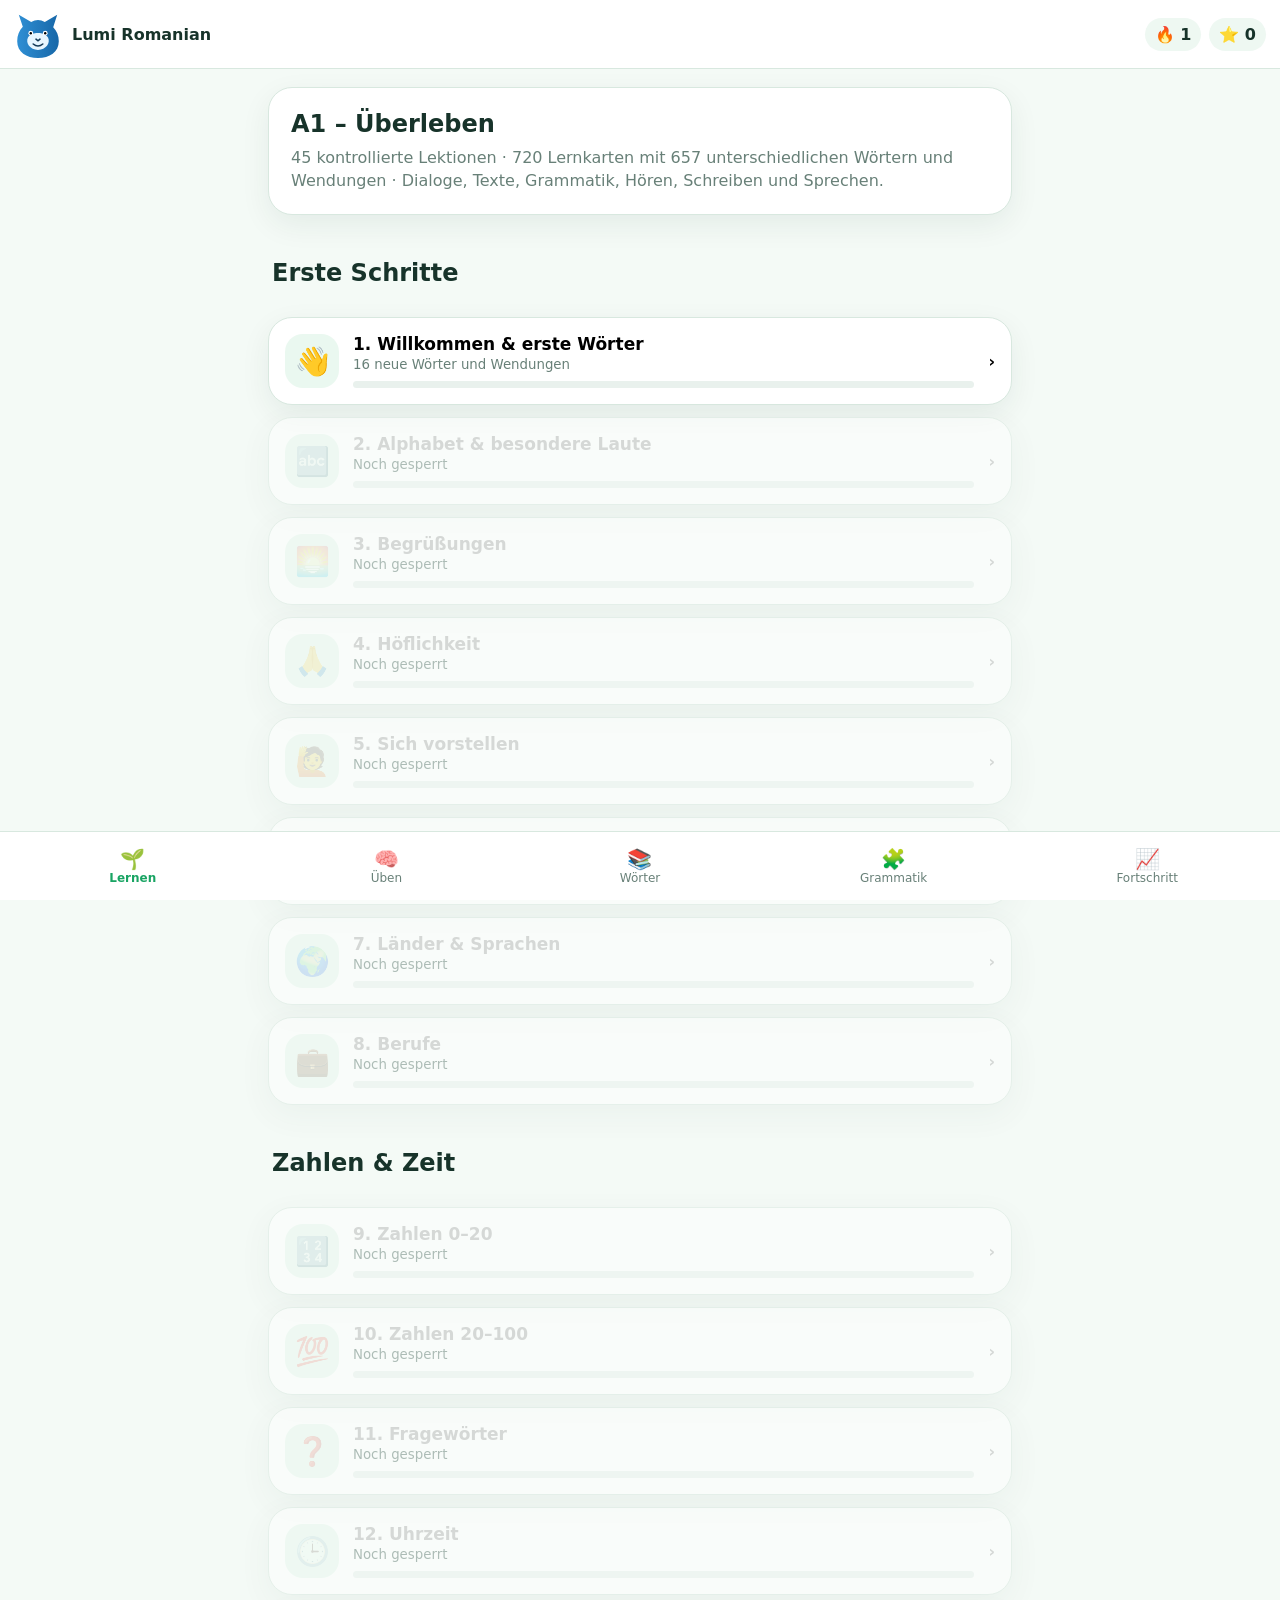
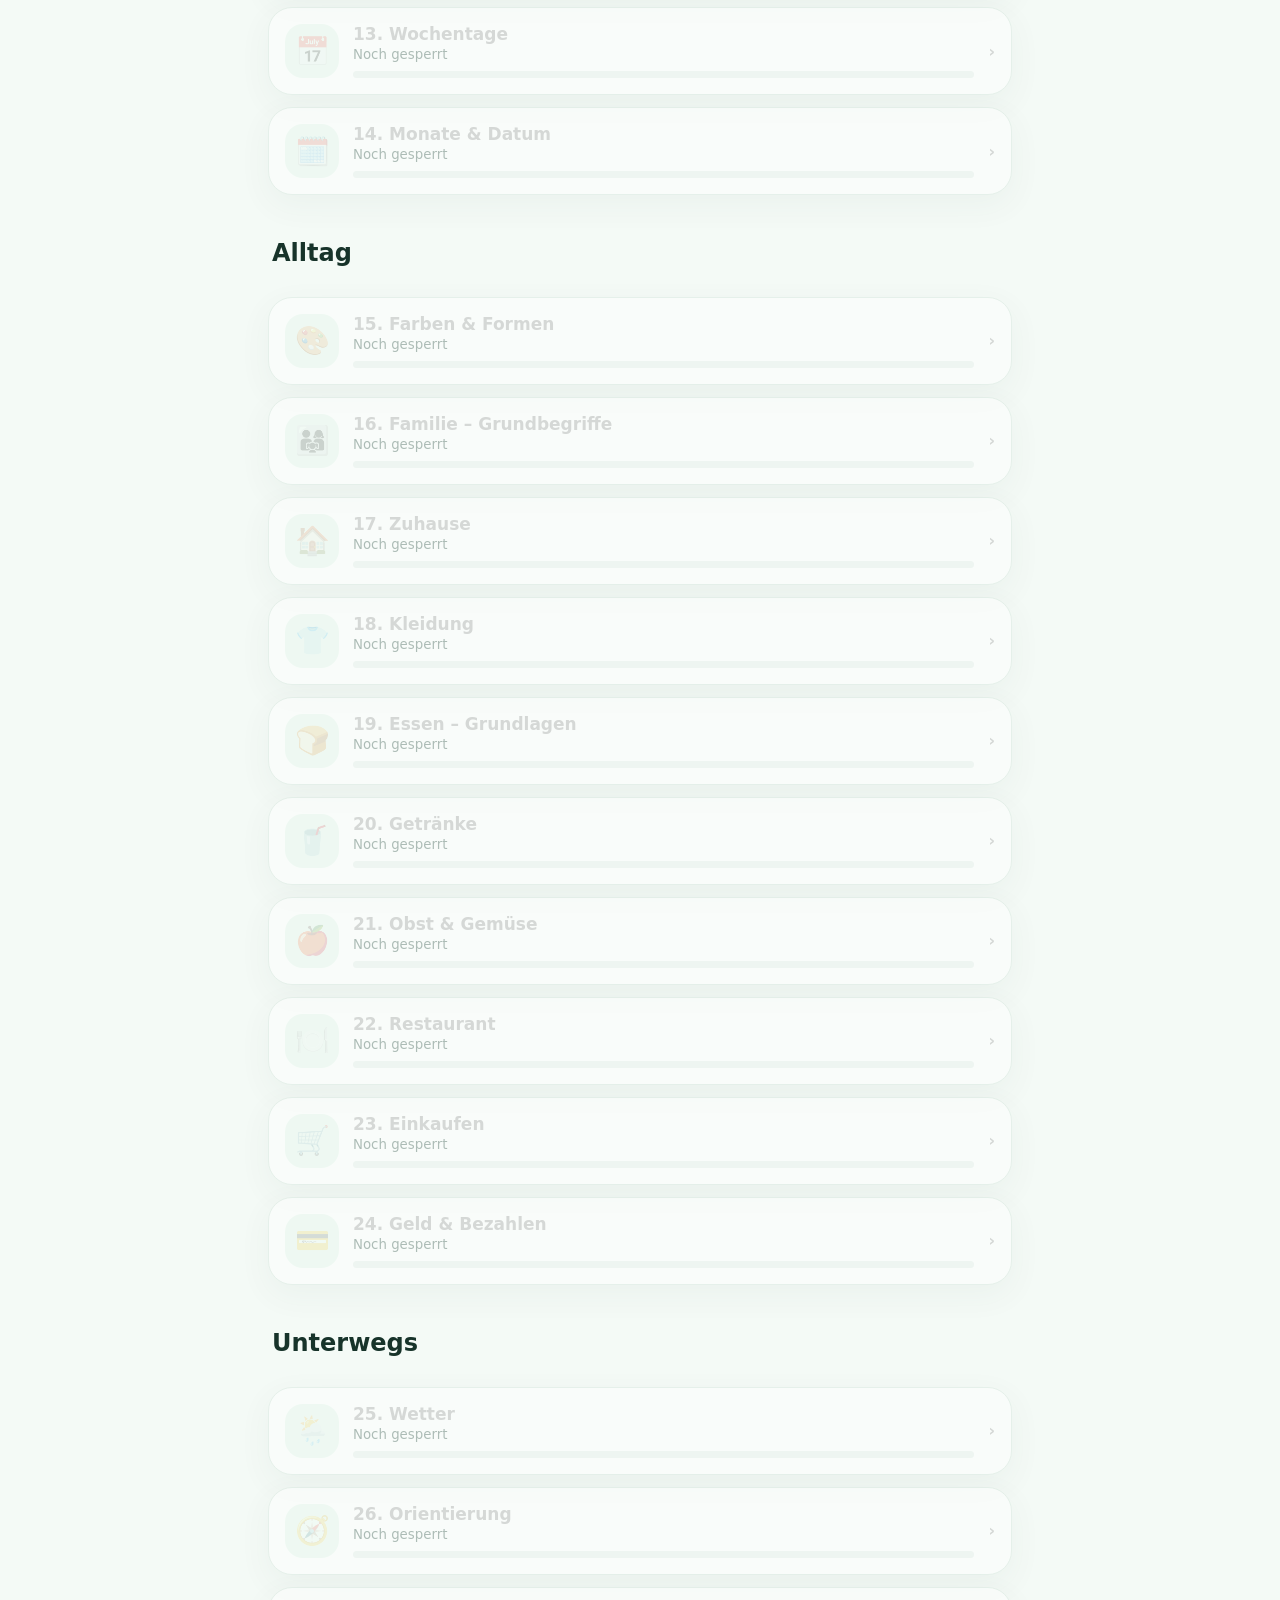
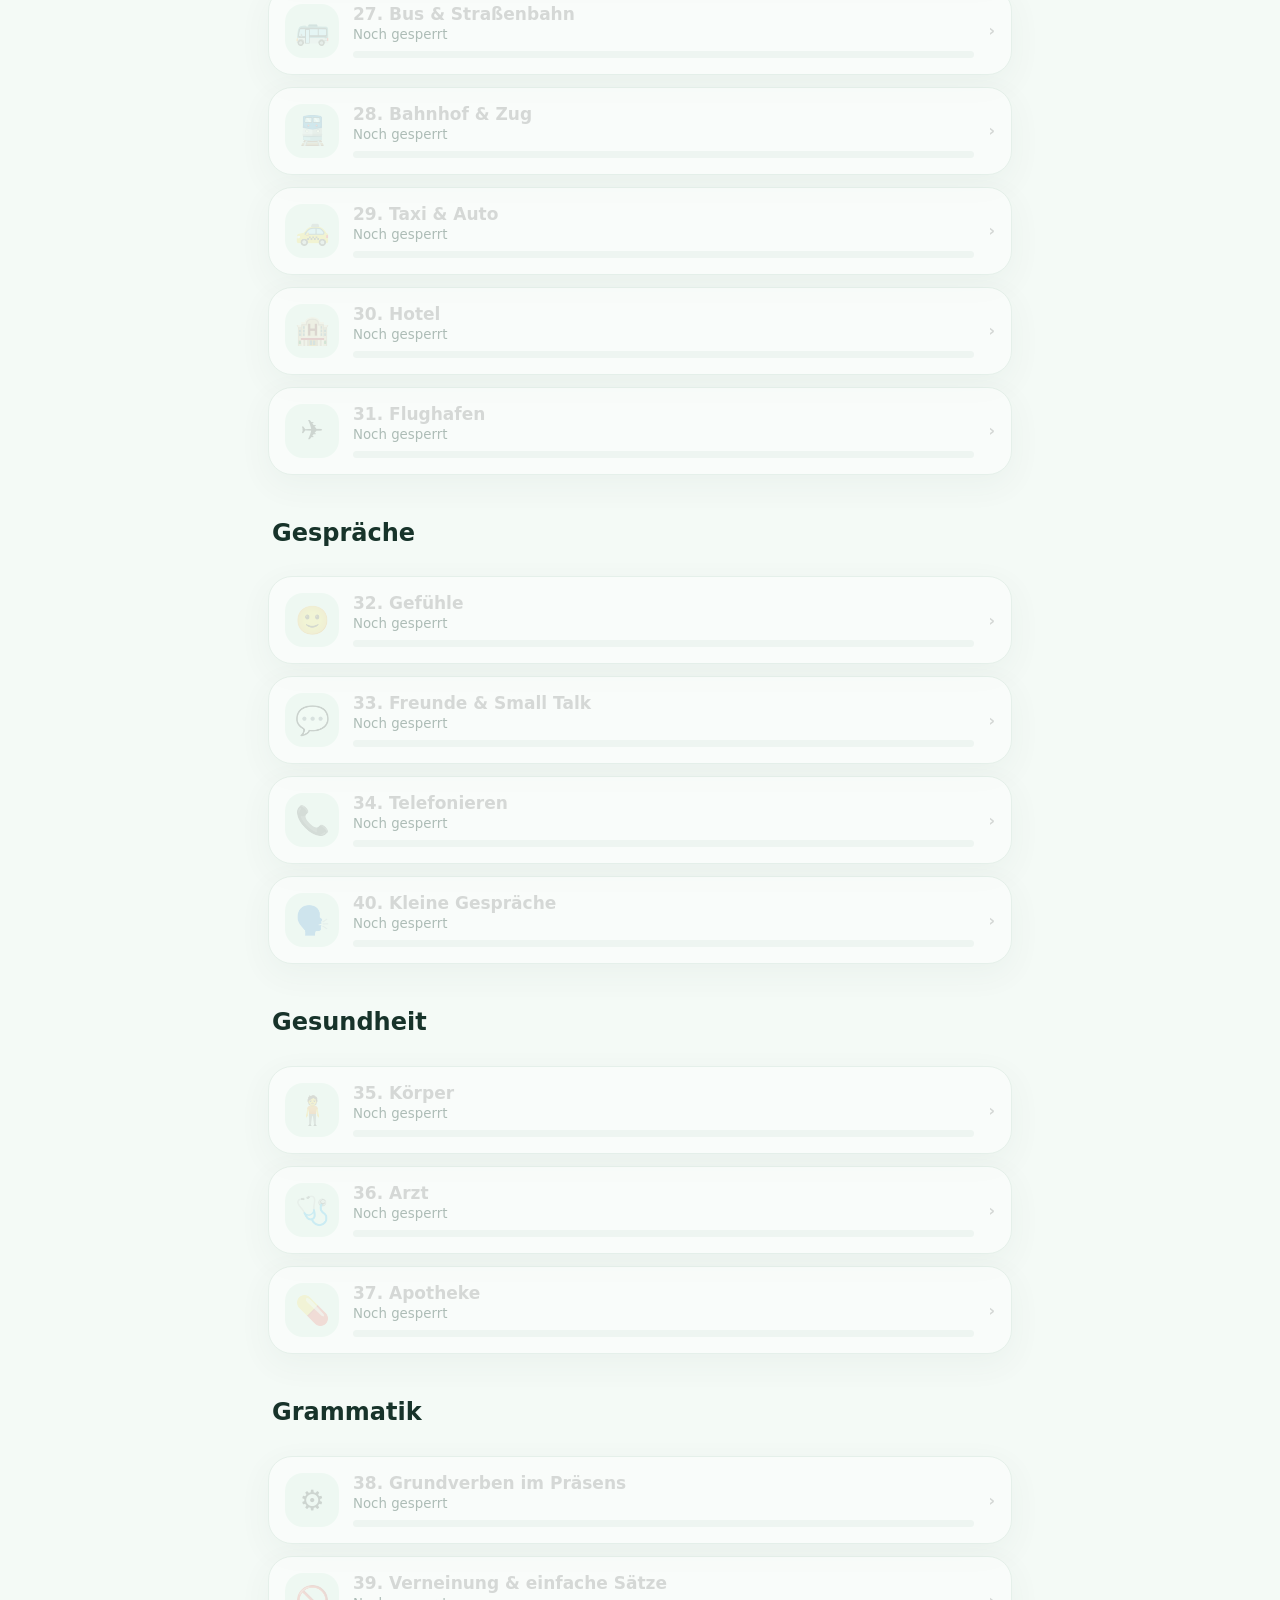
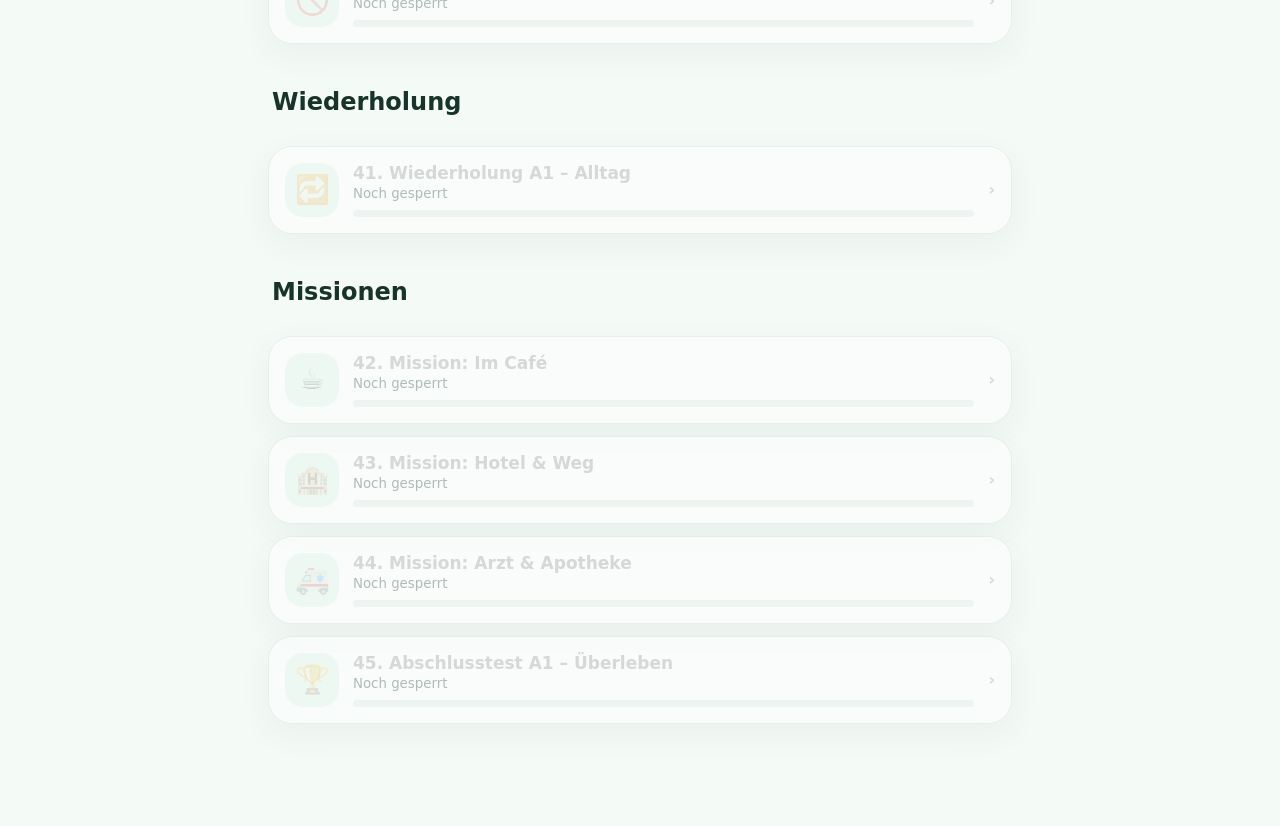
<file: index 2.html>
<!doctype html>
<html lang="de"><head><meta charset="utf-8"><meta name="viewport" content="width=device-width,initial-scale=1,viewport-fit=cover"><meta name="theme-color" content="#19a463"><title>Lumi Romanian – A1 Überleben (Singlefile)</title><style>
:root{--g:#19a463;--gd:#087846;--bg:#f4faf6;--ink:#17332a;--mut:#688078;--line:#d8e8df;--bad:#d94a4a;--gold:#f0b429}*{box-sizing:border-box}body{margin:0;background:var(--bg);color:var(--ink);font:16px system-ui,-apple-system,BlinkMacSystemFont,"Segoe UI",sans-serif;padding-bottom:84px}button,input{font:inherit}button{cursor:pointer}.topbar{position:sticky;top:0;z-index:10;background:#fff;border-bottom:1px solid var(--line);padding:10px max(14px,env(safe-area-inset-left));display:flex;align-items:center;gap:12px}.brand{display:flex;align-items:center;gap:10px;font-weight:900}.mascot{width:48px;height:48px}.stats{margin-left:auto;display:flex;gap:8px}.pill{background:#eef8f2;border-radius:999px;padding:7px 10px;font-weight:800}.wrap{max-width:780px;margin:auto;padding:18px}.hero,.panel,.lessonCard,.exercise,.feedback{background:#fff;border:1px solid var(--line);border-radius:24px;box-shadow:0 10px 30px #153e2b12}.hero{padding:22px;margin-bottom:18px}.hero h1{margin:0 0 8px}.hero p{margin:0;color:var(--mut);line-height:1.45}.sectionTitle{display:flex;align-items:center;gap:10px;margin:24px 4px 10px}.path{display:grid;gap:12px}.lessonCard{display:flex;align-items:center;gap:14px;padding:16px;text-align:left;width:100%}.lessonCard.locked{opacity:.5}.lessonIcon{width:54px;height:54px;border-radius:18px;background:#eaf8f0;display:grid;place-items:center;font-size:28px}.lessonMeta{flex:1}.lessonMeta b{display:block;font-size:17px}.lessonMeta small{color:var(--mut)}.progressMini{height:7px;background:#e9f1ed;border-radius:999px;margin-top:8px;overflow:hidden}.progressMini i{display:block;height:100%;background:var(--g)}.nav{position:fixed;left:0;right:0;bottom:0;z-index:20;background:#fff;border-top:1px solid var(--line);display:grid;grid-template-columns:repeat(5,1fr);padding:8px 6px calc(8px + env(safe-area-inset-bottom))}.nav button{border:0;background:none;padding:7px 2px;color:var(--mut);font-size:12px}.nav button b{display:block;font-size:20px}.nav button.active{color:var(--g);font-weight:900}.exerciseHead{display:flex;align-items:center;gap:12px;padding:12px 14px;background:#fff;position:sticky;top:69px;z-index:9;border-bottom:1px solid var(--line)}.close{width:42px;height:42px;border-radius:50%;border:1px solid var(--line);background:#fff;font-size:26px}.bar{flex:1;height:10px;background:#e6efe9;border-radius:99px;overflow:hidden}.bar i{display:block;height:100%;background:var(--g)}.exercise{max-width:720px;margin:20px auto;padding:22px}.coach{display:flex;align-items:center;gap:12px}.coach .mascot{width:64px;height:64px}.exercise h1{font-size:25px;margin:18px 0}.target{width:100%;border:2px solid var(--line);background:#fbfefd;border-radius:18px;padding:18px;text-align:left}.target b{font-size:22px}.target small{display:block;color:var(--mut);margin-top:5px}.translation{display:block;margin-top:10px;padding-top:10px;border-top:1px dashed var(--line);color:var(--gd)}.choices{display:grid;gap:10px;margin-top:16px}.choice,.primary,.secondary,.hint,.chip{border-radius:16px;padding:14px 16px;font-weight:800}.choice{border:2px solid var(--line);background:#fff;text-align:left}.choice.correct{border-color:var(--g);background:#eaf8f0}.choice.wrong{border-color:var(--bad);background:#fff0f0}.primary{border:0;background:var(--g);color:#fff}.secondary,.hint{border:1px solid var(--line);background:#fff;color:var(--ink)}.audioRow,.actionRow{display:flex;gap:10px;flex-wrap:wrap;margin:14px 0}.typing{width:100%;padding:15px;border:2px solid var(--line);border-radius:16px;font-size:18px}.chips,.drop{display:flex;gap:8px;flex-wrap:wrap;padding:12px;border:1px dashed var(--line);border-radius:16px;min-height:58px;margin:12px 0}.chip{border:1px solid var(--line);background:#fff}.feedback{max-width:720px;margin:12px auto;padding:18px}.feedback.good{border-color:#7bd4a2;background:#effcf4}.feedback.bad{border-color:#efa3a3;background:#fff4f4}.solution{border:0;background:transparent;text-align:left;width:100%;padding:10px 0}.panel{padding:20px;margin-bottom:16px}.grid{display:grid;gap:12px}.dialogLine{padding:12px;border-radius:14px;background:#f6faf8;margin:8px 0}.dialogLine b{color:var(--g)}.story{line-height:1.65}.wordGrid{display:grid;grid-template-columns:repeat(auto-fill,minmax(160px,1fr));gap:10px}.wordCard{border:1px solid var(--line);background:#fff;border-radius:16px;padding:14px;text-align:left}.wordCard b,.wordCard span{display:block}.wordCard span{color:var(--mut);margin-top:5px}.grammarCard{border-left:5px solid var(--g)}.recording{color:var(--bad);font-weight:900}@media(max-width:520px){.wrap{padding:12px}.stats .pill:nth-child(2){display:none}.exercise{margin:10px;padding:16px}.exercise h1{font-size:22px}.topbar{padding:8px 10px}.mascot{width:42px;height:42px}}
</style></head>
<body><header id="top"></header><main id="app"></main><nav id="nav"></nav>
<script>window.LUMI_PACKAGES=window.LUMI_PACKAGES||[];window.LUMI_PACKAGES.push({"packageId":"a1-survival","title":"A1 – Überleben","version":"1.0.0","lessons":[{"id":1,"title":"Willkommen & erste Wörter","icon":"👋","section":"Erste Schritte","terms":[{"ro":"salut","de":"hallo","id":"a1-01-01"},{"ro":"bună","de":"hallo / guten Tag","id":"a1-01-02"},{"ro":"da","de":"ja","id":"a1-01-03"},{"ro":"nu","de":"nein","id":"a1-01-04"},{"ro":"mulțumesc","de":"danke","id":"a1-01-05"},{"ro":"te rog","de":"bitte","id":"a1-01-06"},{"ro":"scuză-mă","de":"entschuldige","id":"a1-01-07"},{"ro":"la revedere","de":"auf Wiedersehen","id":"a1-01-08"},{"ro":"bine","de":"gut","id":"a1-01-09"},{"ro":"rău","de":"schlecht","id":"a1-01-10"},{"ro":"poate","de":"vielleicht","id":"a1-01-11"},{"ro":"sigur","de":"sicher / natürlich","id":"a1-01-12"},{"ro":"înțeleg","de":"ich verstehe","id":"a1-01-13"},{"ro":"nu înțeleg","de":"ich verstehe nicht","id":"a1-01-14"},{"ro":"vorbesc puțin românește","de":"ich spreche ein wenig Rumänisch","id":"a1-01-15"},{"ro":"repetați, vă rog","de":"wiederholen Sie bitte","id":"a1-01-16"}],"grammar":"Rumänisch wird fast so gesprochen, wie es geschrieben wird. Ș klingt wie „sch“, ț wie „z“ in „Zeit“.","dialogues":[{"title":"Willkommen & erste Wörter – Dialog 1","lines":[{"speaker":"A","ro":"salut","de":"hallo"},{"speaker":"B","ro":"bună","de":"hallo / guten Tag"},{"speaker":"A","ro":"mulțumesc","de":"danke"},{"speaker":"B","ro":"te rog","de":"bitte"}]},{"title":"Willkommen & erste Wörter – Dialog 2","lines":[{"speaker":"A","ro":"bine","de":"gut"},{"speaker":"B","ro":"rău","de":"schlecht"},{"speaker":"A","ro":"înțeleg","de":"ich verstehe"},{"speaker":"B","ro":"nu înțeleg","de":"ich verstehe nicht"}]}],"story":{"title":"Mini-Text: Willkommen & erste Wörter","ro":"Salut. Bună. Da. Nu. Mulțumesc.","de":"Hallo. Hallo / guten tag. Ja. Nein. Danke.","question":"Welcher Ausdruck gehört zu „ja“?","answer":"da"}},{"id":2,"title":"Alphabet & besondere Laute","icon":"🔤","section":"Erste Schritte","terms":[{"ro":"ă","de":"kurzes unbetontes a","id":"a1-02-01"},{"ro":"â","de":"dumpfes i","id":"a1-02-02"},{"ro":"î","de":"dumpfes i","id":"a1-02-03"},{"ro":"ș","de":"sch","id":"a1-02-04"},{"ro":"ț","de":"z / ts","id":"a1-02-05"},{"ro":"ce","de":"tsche","id":"a1-02-06"},{"ro":"ci","de":"tsch(i)","id":"a1-02-07"},{"ro":"ge","de":"dsche","id":"a1-02-08"},{"ro":"gi","de":"dschi","id":"a1-02-09"},{"ro":"che","de":"ke","id":"a1-02-10"},{"ro":"chi","de":"ki","id":"a1-02-11"},{"ro":"ghe","de":"ge","id":"a1-02-12"},{"ro":"ghi","de":"gi","id":"a1-02-13"},{"ro":"română","de":"Rumänisch","id":"a1-02-14"},{"ro":"pronunție","de":"Aussprache","id":"a1-02-15"},{"ro":"literă","de":"Buchstabe","id":"a1-02-16"}],"grammar":"Die Buchstaben ă, â, î, ș und ț sind besonders wichtig. â und î haben denselben Laut, stehen aber an unterschiedlichen Stellen im Wort.","dialogues":[{"title":"Alphabet & besondere Laute – Dialog 1","lines":[{"speaker":"A","ro":"ă","de":"kurzes unbetontes a"},{"speaker":"B","ro":"â","de":"dumpfes i"},{"speaker":"A","ro":"ț","de":"z / ts"},{"speaker":"B","ro":"ce","de":"tsche"}]},{"title":"Alphabet & besondere Laute – Dialog 2","lines":[{"speaker":"A","ro":"gi","de":"dschi"},{"speaker":"B","ro":"che","de":"ke"},{"speaker":"A","ro":"ghi","de":"gi"},{"speaker":"B","ro":"română","de":"Rumänisch"}]}],"story":{"title":"Mini-Text: Alphabet & besondere Laute","ro":"Ă. Â. Î. Ș. Ț.","de":"Kurzes unbetontes a. Dumpfes i. Dumpfes i. Sch. Z / ts.","question":"Welcher Ausdruck gehört zu „dumpfes i“?","answer":"î"}},{"id":3,"title":"Begrüßungen","icon":"🌅","section":"Erste Schritte","terms":[{"ro":"bună dimineața","de":"guten Morgen","id":"a1-03-01"},{"ro":"bună ziua","de":"guten Tag","id":"a1-03-02"},{"ro":"bună seara","de":"guten Abend","id":"a1-03-03"},{"ro":"noapte bună","de":"gute Nacht","id":"a1-03-04"},{"ro":"pa","de":"tschüss","id":"a1-03-05"},{"ro":"pe curând","de":"bis bald","id":"a1-03-06"},{"ro":"pe mâine","de":"bis morgen","id":"a1-03-07"},{"ro":"bine ai venit","de":"willkommen","id":"a1-03-08"},{"ro":"bine ați venit","de":"willkommen (höflich / mehrere)","id":"a1-03-09"},{"ro":"ce mai faci?","de":"wie geht es dir?","id":"a1-03-10"},{"ro":"ce mai faceți?","de":"wie geht es Ihnen?","id":"a1-03-11"},{"ro":"sunt bine","de":"mir geht es gut","id":"a1-03-12"},{"ro":"foarte bine","de":"sehr gut","id":"a1-03-13"},{"ro":"așa și așa","de":"so lala","id":"a1-03-14"},{"ro":"mă bucur să te văd","de":"ich freue mich, dich zu sehen","id":"a1-03-15"},{"ro":"încântat de cunoștință","de":"freut mich, dich kennenzulernen","id":"a1-03-16"}],"grammar":"Bună ist informell und vielseitig. Bună ziua ist höflicher und tagsüber passend.","dialogues":[{"title":"Begrüßungen – Dialog 1","lines":[{"speaker":"A","ro":"bună dimineața","de":"guten Morgen"},{"speaker":"B","ro":"bună ziua","de":"guten Tag"},{"speaker":"A","ro":"pa","de":"tschüss"},{"speaker":"B","ro":"pe curând","de":"bis bald"}]},{"title":"Begrüßungen – Dialog 2","lines":[{"speaker":"A","ro":"bine ați venit","de":"willkommen (höflich / mehrere)"},{"speaker":"B","ro":"ce mai faci?","de":"wie geht es dir?"},{"speaker":"A","ro":"foarte bine","de":"sehr gut"},{"speaker":"B","ro":"așa și așa","de":"so lala"}]}],"story":{"title":"Mini-Text: Begrüßungen","ro":"Bună dimineața. Bună ziua. Bună seara. Noapte bună. Pa.","de":"Guten morgen. Guten tag. Guten abend. Gute nacht. Tschüss.","question":"Welcher Ausdruck gehört zu „guten Abend“?","answer":"bună seara"}},{"id":4,"title":"Höflichkeit","icon":"🙏","section":"Erste Schritte","terms":[{"ro":"vă rog","de":"bitte (höflich)","id":"a1-04-01"},{"ro":"cu plăcere","de":"gern geschehen","id":"a1-04-02"},{"ro":"nicio problemă","de":"kein Problem","id":"a1-04-03"},{"ro":"îmi pare rău","de":"es tut mir leid","id":"a1-04-04"},{"ro":"pardon","de":"Verzeihung","id":"a1-04-05"},{"ro":"mulțumesc mult","de":"vielen Dank","id":"a1-04-06"},{"ro":"cu drag","de":"sehr gern","id":"a1-04-07"},{"ro":"poftiți","de":"bitte schön / hier bitte","id":"a1-04-08"},{"ro":"permiteți-mi","de":"erlauben Sie mir","id":"a1-04-09"},{"ro":"mă scuzați","de":"entschuldigen Sie","id":"a1-04-10"},{"ro":"puteți să mă ajutați?","de":"können Sie mir helfen?","id":"a1-04-11"},{"ro":"desigur","de":"natürlich","id":"a1-04-12"},{"ro":"imediat","de":"sofort","id":"a1-04-13"},{"ro":"un moment, vă rog","de":"einen Moment bitte","id":"a1-04-14"},{"ro":"nu-i nimic","de":"macht nichts","id":"a1-04-15"},{"ro":"aveți dreptate","de":"Sie haben recht","id":"a1-04-16"}],"grammar":"Te rog ist informell, vă rog höflich oder an mehrere Personen gerichtet.","dialogues":[{"title":"Höflichkeit – Dialog 1","lines":[{"speaker":"A","ro":"vă rog","de":"bitte (höflich)"},{"speaker":"B","ro":"cu plăcere","de":"gern geschehen"},{"speaker":"A","ro":"pardon","de":"Verzeihung"},{"speaker":"B","ro":"mulțumesc mult","de":"vielen Dank"}]},{"title":"Höflichkeit – Dialog 2","lines":[{"speaker":"A","ro":"permiteți-mi","de":"erlauben Sie mir"},{"speaker":"B","ro":"mă scuzați","de":"entschuldigen Sie"},{"speaker":"A","ro":"imediat","de":"sofort"},{"speaker":"B","ro":"un moment, vă rog","de":"einen Moment bitte"}]}],"story":{"title":"Mini-Text: Höflichkeit","ro":"Vă rog. Cu plăcere. Nicio problemă. Îmi pare rău. Pardon.","de":"Bitte (höflich). Gern geschehen. Kein problem. Es tut mir leid. Verzeihung.","question":"Welcher Ausdruck gehört zu „kein Problem“?","answer":"nicio problemă"}},{"id":5,"title":"Sich vorstellen","icon":"🙋","section":"Erste Schritte","terms":[{"ro":"mă numesc","de":"ich heiße","id":"a1-05-01"},{"ro":"cum te cheamă?","de":"wie heißt du?","id":"a1-05-02"},{"ro":"cum vă numiți?","de":"wie heißen Sie?","id":"a1-05-03"},{"ro":"eu sunt","de":"ich bin","id":"a1-05-04"},{"ro":"acesta este","de":"das ist (männlich)","id":"a1-05-05"},{"ro":"aceasta este","de":"das ist (weiblich)","id":"a1-05-06"},{"ro":"numele meu este","de":"mein Name ist","id":"a1-05-07"},{"ro":"prenume","de":"Vorname","id":"a1-05-08"},{"ro":"nume de familie","de":"Nachname","id":"a1-05-09"},{"ro":"sunt din Germania","de":"ich komme aus Deutschland","id":"a1-05-10"},{"ro":"locuiesc în Bavaria","de":"ich wohne in Bayern","id":"a1-05-11"},{"ro":"am douăzeci de ani","de":"ich bin zwanzig Jahre alt","id":"a1-05-12"},{"ro":"sunt german","de":"ich bin Deutscher","id":"a1-05-13"},{"ro":"sunt germană","de":"ich bin Deutsche","id":"a1-05-14"},{"ro":"vorbesc germană","de":"ich spreche Deutsch","id":"a1-05-15"},{"ro":"învăț româna","de":"ich lerne Rumänisch","id":"a1-05-16"}],"grammar":"Für das Alter sagt man im Rumänischen wörtlich „Ich habe zwanzig Jahre“: Am douăzeci de ani.","dialogues":[{"title":"Sich vorstellen – Dialog 1","lines":[{"speaker":"A","ro":"mă numesc","de":"ich heiße"},{"speaker":"B","ro":"cum te cheamă?","de":"wie heißt du?"},{"speaker":"A","ro":"acesta este","de":"das ist (männlich)"},{"speaker":"B","ro":"aceasta este","de":"das ist (weiblich)"}]},{"title":"Sich vorstellen – Dialog 2","lines":[{"speaker":"A","ro":"nume de familie","de":"Nachname"},{"speaker":"B","ro":"sunt din Germania","de":"ich komme aus Deutschland"},{"speaker":"A","ro":"sunt german","de":"ich bin Deutscher"},{"speaker":"B","ro":"sunt germană","de":"ich bin Deutsche"}]}],"story":{"title":"Mini-Text: Sich vorstellen","ro":"Mă numesc. Cum te cheamă?. Cum vă numiți?. Eu sunt. Acesta este.","de":"Ich heiße. Wie heißt du?. Wie heißen sie?. Ich bin. Das ist (männlich).","question":"Welcher Ausdruck gehört zu „wie heißen Sie?“?","answer":"cum vă numiți?"}},{"id":6,"title":"Personen & Pronomen","icon":"👤","section":"Erste Schritte","terms":[{"ro":"eu","de":"ich","id":"a1-06-01"},{"ro":"tu","de":"du","id":"a1-06-02"},{"ro":"el","de":"er","id":"a1-06-03"},{"ro":"ea","de":"sie","id":"a1-06-04"},{"ro":"noi","de":"wir","id":"a1-06-05"},{"ro":"voi","de":"ihr","id":"a1-06-06"},{"ro":"ei","de":"sie (männlich / gemischt)","id":"a1-06-07"},{"ro":"ele","de":"sie (weiblich)","id":"a1-06-08"},{"ro":"dumneavoastră","de":"Sie (höflich)","id":"a1-06-09"},{"ro":"persoană","de":"Person","id":"a1-06-10"},{"ro":"bărbat","de":"Mann","id":"a1-06-11"},{"ro":"femeie","de":"Frau","id":"a1-06-12"},{"ro":"băiat","de":"Junge","id":"a1-06-13"},{"ro":"fată","de":"Mädchen","id":"a1-06-14"},{"ro":"copil","de":"Kind","id":"a1-06-15"},{"ro":"oameni","de":"Menschen","id":"a1-06-16"}],"grammar":"Personalpronomen werden oft weggelassen, weil die Verbform bereits zeigt, wer gemeint ist.","dialogues":[{"title":"Personen & Pronomen – Dialog 1","lines":[{"speaker":"A","ro":"eu","de":"ich"},{"speaker":"B","ro":"tu","de":"du"},{"speaker":"A","ro":"noi","de":"wir"},{"speaker":"B","ro":"voi","de":"ihr"}]},{"title":"Personen & Pronomen – Dialog 2","lines":[{"speaker":"A","ro":"dumneavoastră","de":"Sie (höflich)"},{"speaker":"B","ro":"persoană","de":"Person"},{"speaker":"A","ro":"băiat","de":"Junge"},{"speaker":"B","ro":"fată","de":"Mädchen"}]}],"story":{"title":"Mini-Text: Personen & Pronomen","ro":"Eu. Tu. El. Ea. Noi.","de":"Ich. Du. Er. Sie. Wir.","question":"Welcher Ausdruck gehört zu „er“?","answer":"el"}},{"id":7,"title":"Länder & Sprachen","icon":"🌍","section":"Erste Schritte","terms":[{"ro":"România","de":"Rumänien","id":"a1-07-01"},{"ro":"Germania","de":"Deutschland","id":"a1-07-02"},{"ro":"Austria","de":"Österreich","id":"a1-07-03"},{"ro":"Italia","de":"Italien","id":"a1-07-04"},{"ro":"Franța","de":"Frankreich","id":"a1-07-05"},{"ro":"Spania","de":"Spanien","id":"a1-07-06"},{"ro":"Anglia","de":"England","id":"a1-07-07"},{"ro":"Europa","de":"Europa","id":"a1-07-08"},{"ro":"român","de":"Rumäne","id":"a1-07-09"},{"ro":"româncă","de":"Rumänin","id":"a1-07-10"},{"ro":"german","de":"Deutscher / deutsch","id":"a1-07-11"},{"ro":"germană","de":"Deutsche / Deutsch","id":"a1-07-12"},{"ro":"limbă","de":"Sprache","id":"a1-07-13"},{"ro":"română","de":"Rumänisch","id":"a1-07-14"},{"ro":"germană","de":"Deutsch","id":"a1-07-15"},{"ro":"engleză","de":"Englisch","id":"a1-07-16"}],"grammar":"Nationalitätsadjektive passen sich häufig dem Geschlecht an: român – româncă, german – germană.","dialogues":[{"title":"Länder & Sprachen – Dialog 1","lines":[{"speaker":"A","ro":"România","de":"Rumänien"},{"speaker":"B","ro":"Germania","de":"Deutschland"},{"speaker":"A","ro":"Franța","de":"Frankreich"},{"speaker":"B","ro":"Spania","de":"Spanien"}]},{"title":"Länder & Sprachen – Dialog 2","lines":[{"speaker":"A","ro":"român","de":"Rumäne"},{"speaker":"B","ro":"româncă","de":"Rumänin"},{"speaker":"A","ro":"limbă","de":"Sprache"},{"speaker":"B","ro":"română","de":"Rumänisch"}]}],"story":{"title":"Mini-Text: Länder & Sprachen","ro":"România. Germania. Austria. Italia. Franța.","de":"Rumänien. Deutschland. Österreich. Italien. Frankreich.","question":"Welcher Ausdruck gehört zu „Österreich“?","answer":"Austria"}},{"id":8,"title":"Berufe","icon":"💼","section":"Erste Schritte","terms":[{"ro":"profesie","de":"Beruf","id":"a1-08-01"},{"ro":"lucrez","de":"ich arbeite","id":"a1-08-02"},{"ro":"angajat","de":"Angestellter","id":"a1-08-03"},{"ro":"angajată","de":"Angestellte","id":"a1-08-04"},{"ro":"student","de":"Student","id":"a1-08-05"},{"ro":"studentă","de":"Studentin","id":"a1-08-06"},{"ro":"profesor","de":"Lehrer","id":"a1-08-07"},{"ro":"profesoară","de":"Lehrerin","id":"a1-08-08"},{"ro":"medic","de":"Arzt / Ärztin","id":"a1-08-09"},{"ro":"asistent medical","de":"Krankenpfleger","id":"a1-08-10"},{"ro":"asistentă medicală","de":"Krankenpflegerin","id":"a1-08-11"},{"ro":"polițist","de":"Polizist","id":"a1-08-12"},{"ro":"șofer","de":"Fahrer","id":"a1-08-13"},{"ro":"bucătar","de":"Koch","id":"a1-08-14"},{"ro":"chelner","de":"Kellner","id":"a1-08-15"},{"ro":"mecanic","de":"Mechaniker","id":"a1-08-16"}],"grammar":"Viele Berufsbezeichnungen besitzen eine männliche und eine weibliche Form.","dialogues":[{"title":"Berufe – Dialog 1","lines":[{"speaker":"A","ro":"profesie","de":"Beruf"},{"speaker":"B","ro":"lucrez","de":"ich arbeite"},{"speaker":"A","ro":"student","de":"Student"},{"speaker":"B","ro":"studentă","de":"Studentin"}]},{"title":"Berufe – Dialog 2","lines":[{"speaker":"A","ro":"medic","de":"Arzt / Ärztin"},{"speaker":"B","ro":"asistent medical","de":"Krankenpfleger"},{"speaker":"A","ro":"șofer","de":"Fahrer"},{"speaker":"B","ro":"bucătar","de":"Koch"}]}],"story":{"title":"Mini-Text: Berufe","ro":"Profesie. Lucrez. Angajat. Angajată. Student.","de":"Beruf. Ich arbeite. Angestellter. Angestellte. Student.","question":"Welcher Ausdruck gehört zu „Angestellter“?","answer":"angajat"}},{"id":9,"title":"Zahlen 0–20","icon":"🔢","section":"Zahlen & Zeit","terms":[{"ro":"zero","de":"null","id":"a1-09-01"},{"ro":"unu","de":"eins","id":"a1-09-02"},{"ro":"doi","de":"zwei","id":"a1-09-03"},{"ro":"trei","de":"drei","id":"a1-09-04"},{"ro":"patru","de":"vier","id":"a1-09-05"},{"ro":"cinci","de":"fünf","id":"a1-09-06"},{"ro":"șase","de":"sechs","id":"a1-09-07"},{"ro":"șapte","de":"sieben","id":"a1-09-08"},{"ro":"opt","de":"acht","id":"a1-09-09"},{"ro":"nouă","de":"neun","id":"a1-09-10"},{"ro":"zece","de":"zehn","id":"a1-09-11"},{"ro":"unsprezece","de":"elf","id":"a1-09-12"},{"ro":"doisprezece","de":"zwölf","id":"a1-09-13"},{"ro":"treisprezece","de":"dreizehn","id":"a1-09-14"},{"ro":"paisprezece","de":"vierzehn","id":"a1-09-15"},{"ro":"douăzeci","de":"zwanzig","id":"a1-09-16"}],"grammar":"Bei weiblichen Dingen wird oft două statt doi verwendet.","dialogues":[{"title":"Zahlen 0–20 – Dialog 1","lines":[{"speaker":"A","ro":"zero","de":"null"},{"speaker":"B","ro":"unu","de":"eins"},{"speaker":"A","ro":"patru","de":"vier"},{"speaker":"B","ro":"cinci","de":"fünf"}]},{"title":"Zahlen 0–20 – Dialog 2","lines":[{"speaker":"A","ro":"opt","de":"acht"},{"speaker":"B","ro":"nouă","de":"neun"},{"speaker":"A","ro":"doisprezece","de":"zwölf"},{"speaker":"B","ro":"treisprezece","de":"dreizehn"}]}],"story":{"title":"Mini-Text: Zahlen 0–20","ro":"Zero. Unu. Doi. Trei. Patru.","de":"Null. Eins. Zwei. Drei. Vier.","question":"Welcher Ausdruck gehört zu „zwei“?","answer":"doi"}},{"id":10,"title":"Zahlen 20–100","icon":"💯","section":"Zahlen & Zeit","terms":[{"ro":"douăzeci și unu","de":"einundzwanzig","id":"a1-10-01"},{"ro":"treizeci","de":"dreißig","id":"a1-10-02"},{"ro":"patruzeci","de":"vierzig","id":"a1-10-03"},{"ro":"cincizeci","de":"fünfzig","id":"a1-10-04"},{"ro":"șaizeci","de":"sechzig","id":"a1-10-05"},{"ro":"șaptezeci","de":"siebzig","id":"a1-10-06"},{"ro":"optzeci","de":"achtzig","id":"a1-10-07"},{"ro":"nouăzeci","de":"neunzig","id":"a1-10-08"},{"ro":"o sută","de":"einhundert","id":"a1-10-09"},{"ro":"primul","de":"der erste","id":"a1-10-10"},{"ro":"al doilea","de":"der zweite","id":"a1-10-11"},{"ro":"jumătate","de":"Hälfte","id":"a1-10-12"},{"ro":"dublu","de":"doppelt","id":"a1-10-13"},{"ro":"număr","de":"Zahl / Nummer","id":"a1-10-14"},{"ro":"cât?","de":"wie viel?","id":"a1-10-15"},{"ro":"câți?","de":"wie viele?","id":"a1-10-16"}],"grammar":"Zahlen wie 21 werden mit și verbunden: douăzeci și unu.","dialogues":[{"title":"Zahlen 20–100 – Dialog 1","lines":[{"speaker":"A","ro":"douăzeci și unu","de":"einundzwanzig"},{"speaker":"B","ro":"treizeci","de":"dreißig"},{"speaker":"A","ro":"șaizeci","de":"sechzig"},{"speaker":"B","ro":"șaptezeci","de":"siebzig"}]},{"title":"Zahlen 20–100 – Dialog 2","lines":[{"speaker":"A","ro":"o sută","de":"einhundert"},{"speaker":"B","ro":"primul","de":"der erste"},{"speaker":"A","ro":"dublu","de":"doppelt"},{"speaker":"B","ro":"număr","de":"Zahl / Nummer"}]}],"story":{"title":"Mini-Text: Zahlen 20–100","ro":"Douăzeci și unu. Treizeci. Patruzeci. Cincizeci. Șaizeci.","de":"Einundzwanzig. Dreißig. Vierzig. Fünfzig. Sechzig.","question":"Welcher Ausdruck gehört zu „vierzig“?","answer":"patruzeci"}},{"id":11,"title":"Fragewörter","icon":"❓","section":"Zahlen & Zeit","terms":[{"ro":"cine?","de":"wer?","id":"a1-11-01"},{"ro":"ce?","de":"was?","id":"a1-11-02"},{"ro":"unde?","de":"wo?","id":"a1-11-03"},{"ro":"când?","de":"wann?","id":"a1-11-04"},{"ro":"cum?","de":"wie?","id":"a1-11-05"},{"ro":"de ce?","de":"warum?","id":"a1-11-06"},{"ro":"care?","de":"welcher / welche?","id":"a1-11-07"},{"ro":"cât?","de":"wie viel?","id":"a1-11-08"},{"ro":"câți?","de":"wie viele?","id":"a1-11-09"},{"ro":"de unde?","de":"woher?","id":"a1-11-10"},{"ro":"până când?","de":"bis wann?","id":"a1-11-11"},{"ro":"cu cine?","de":"mit wem?","id":"a1-11-12"},{"ro":"pentru cine?","de":"für wen?","id":"a1-11-13"},{"ro":"ce fel de?","de":"was für ein?","id":"a1-11-14"},{"ro":"la ce oră?","de":"um wie viel Uhr?","id":"a1-11-15"},{"ro":"cum se spune?","de":"wie sagt man?","id":"a1-11-16"}],"grammar":"Fragewörter stehen meist am Satzanfang. Bei Ja-Nein-Fragen reicht häufig die normale Wortstellung mit Frageintonation.","dialogues":[{"title":"Fragewörter – Dialog 1","lines":[{"speaker":"A","ro":"cine?","de":"wer?"},{"speaker":"B","ro":"ce?","de":"was?"},{"speaker":"A","ro":"cum?","de":"wie?"},{"speaker":"B","ro":"de ce?","de":"warum?"}]},{"title":"Fragewörter – Dialog 2","lines":[{"speaker":"A","ro":"câți?","de":"wie viele?"},{"speaker":"B","ro":"de unde?","de":"woher?"},{"speaker":"A","ro":"pentru cine?","de":"für wen?"},{"speaker":"B","ro":"ce fel de?","de":"was für ein?"}]}],"story":{"title":"Mini-Text: Fragewörter","ro":"Cine?. Ce?. Unde?. Când?. Cum?.","de":"Wer?. Was?. Wo?. Wann?. Wie?.","question":"Welcher Ausdruck gehört zu „wo?“?","answer":"unde?"}},{"id":12,"title":"Uhrzeit","icon":"🕒","section":"Zahlen & Zeit","terms":[{"ro":"ora","de":"die Uhrzeit / Stunde","id":"a1-12-01"},{"ro":"cât e ceasul?","de":"wie spät ist es?","id":"a1-12-02"},{"ro":"este ora unu","de":"es ist ein Uhr","id":"a1-12-03"},{"ro":"este ora două","de":"es ist zwei Uhr","id":"a1-12-04"},{"ro":"și un sfert","de":"Viertel nach","id":"a1-12-05"},{"ro":"și jumătate","de":"halb / dreißig Minuten nach","id":"a1-12-06"},{"ro":"fără un sfert","de":"Viertel vor","id":"a1-12-07"},{"ro":"dimineața","de":"morgens","id":"a1-12-08"},{"ro":"la prânz","de":"mittags","id":"a1-12-09"},{"ro":"după-amiaza","de":"nachmittags","id":"a1-12-10"},{"ro":"seara","de":"abends","id":"a1-12-11"},{"ro":"noaptea","de":"nachts","id":"a1-12-12"},{"ro":"devreme","de":"früh","id":"a1-12-13"},{"ro":"târziu","de":"spät","id":"a1-12-14"},{"ro":"acum","de":"jetzt","id":"a1-12-15"},{"ro":"la timp","de":"pünktlich","id":"a1-12-16"}],"grammar":"Für volle Stunden sagt man „Este ora ...“. Bei zwei Uhr verwendet man die weibliche Form două.","dialogues":[{"title":"Uhrzeit – Dialog 1","lines":[{"speaker":"A","ro":"ora","de":"die Uhrzeit / Stunde"},{"speaker":"B","ro":"cât e ceasul?","de":"wie spät ist es?"},{"speaker":"A","ro":"și un sfert","de":"Viertel nach"},{"speaker":"B","ro":"și jumătate","de":"halb / dreißig Minuten nach"}]},{"title":"Uhrzeit – Dialog 2","lines":[{"speaker":"A","ro":"la prânz","de":"mittags"},{"speaker":"B","ro":"după-amiaza","de":"nachmittags"},{"speaker":"A","ro":"devreme","de":"früh"},{"speaker":"B","ro":"târziu","de":"spät"}]}],"story":{"title":"Mini-Text: Uhrzeit","ro":"Ora. Cât e ceasul?. Este ora unu. Este ora două. Și un sfert.","de":"Die uhrzeit / stunde. Wie spät ist es?. Es ist ein uhr. Es ist zwei uhr. Viertel nach.","question":"Welcher Ausdruck gehört zu „es ist ein Uhr“?","answer":"este ora unu"}},{"id":13,"title":"Wochentage","icon":"📅","section":"Zahlen & Zeit","terms":[{"ro":"luni","de":"Montag","id":"a1-13-01"},{"ro":"marți","de":"Dienstag","id":"a1-13-02"},{"ro":"miercuri","de":"Mittwoch","id":"a1-13-03"},{"ro":"joi","de":"Donnerstag","id":"a1-13-04"},{"ro":"vineri","de":"Freitag","id":"a1-13-05"},{"ro":"sâmbătă","de":"Samstag","id":"a1-13-06"},{"ro":"duminică","de":"Sonntag","id":"a1-13-07"},{"ro":"astăzi","de":"heute","id":"a1-13-08"},{"ro":"mâine","de":"morgen","id":"a1-13-09"},{"ro":"ieri","de":"gestern","id":"a1-13-10"},{"ro":"poimâine","de":"übermorgen","id":"a1-13-11"},{"ro":"alaltăieri","de":"vorgestern","id":"a1-13-12"},{"ro":"săptămână","de":"Woche","id":"a1-13-13"},{"ro":"weekend","de":"Wochenende","id":"a1-13-14"},{"ro":"în fiecare zi","de":"jeden Tag","id":"a1-13-15"},{"ro":"săptămâna viitoare","de":"nächste Woche","id":"a1-13-16"}],"grammar":"Wochentage werden im Rumänischen normalerweise kleingeschrieben.","dialogues":[{"title":"Wochentage – Dialog 1","lines":[{"speaker":"A","ro":"luni","de":"Montag"},{"speaker":"B","ro":"marți","de":"Dienstag"},{"speaker":"A","ro":"vineri","de":"Freitag"},{"speaker":"B","ro":"sâmbătă","de":"Samstag"}]},{"title":"Wochentage – Dialog 2","lines":[{"speaker":"A","ro":"mâine","de":"morgen"},{"speaker":"B","ro":"ieri","de":"gestern"},{"speaker":"A","ro":"săptămână","de":"Woche"},{"speaker":"B","ro":"weekend","de":"Wochenende"}]}],"story":{"title":"Mini-Text: Wochentage","ro":"Luni. Marți. Miercuri. Joi. Vineri.","de":"Montag. Dienstag. Mittwoch. Donnerstag. Freitag.","question":"Welcher Ausdruck gehört zu „Mittwoch“?","answer":"miercuri"}},{"id":14,"title":"Monate & Datum","icon":"🗓️","section":"Zahlen & Zeit","terms":[{"ro":"ianuarie","de":"Januar","id":"a1-14-01"},{"ro":"februarie","de":"Februar","id":"a1-14-02"},{"ro":"martie","de":"März","id":"a1-14-03"},{"ro":"aprilie","de":"April","id":"a1-14-04"},{"ro":"mai","de":"Mai","id":"a1-14-05"},{"ro":"iunie","de":"Juni","id":"a1-14-06"},{"ro":"iulie","de":"Juli","id":"a1-14-07"},{"ro":"august","de":"August","id":"a1-14-08"},{"ro":"septembrie","de":"September","id":"a1-14-09"},{"ro":"octombrie","de":"Oktober","id":"a1-14-10"},{"ro":"noiembrie","de":"November","id":"a1-14-11"},{"ro":"decembrie","de":"Dezember","id":"a1-14-12"},{"ro":"dată","de":"Datum","id":"a1-14-13"},{"ro":"an","de":"Jahr","id":"a1-14-14"},{"ro":"lună","de":"Monat","id":"a1-14-15"},{"ro":"zi de naștere","de":"Geburtstag","id":"a1-14-16"}],"grammar":"Monatsnamen werden kleingeschrieben. Das Datum wird häufig als „astăzi este 4 august“ angegeben.","dialogues":[{"title":"Monate & Datum – Dialog 1","lines":[{"speaker":"A","ro":"ianuarie","de":"Januar"},{"speaker":"B","ro":"februarie","de":"Februar"},{"speaker":"A","ro":"mai","de":"Mai"},{"speaker":"B","ro":"iunie","de":"Juni"}]},{"title":"Monate & Datum – Dialog 2","lines":[{"speaker":"A","ro":"septembrie","de":"September"},{"speaker":"B","ro":"octombrie","de":"Oktober"},{"speaker":"A","ro":"dată","de":"Datum"},{"speaker":"B","ro":"an","de":"Jahr"}]}],"story":{"title":"Mini-Text: Monate & Datum","ro":"Ianuarie. Februarie. Martie. Aprilie. Mai.","de":"Januar. Februar. März. April. Mai.","question":"Welcher Ausdruck gehört zu „März“?","answer":"martie"}},{"id":15,"title":"Farben & Formen","icon":"🎨","section":"Alltag","terms":[{"ro":"roșu","de":"rot","id":"a1-15-01"},{"ro":"albastru","de":"blau","id":"a1-15-02"},{"ro":"verde","de":"grün","id":"a1-15-03"},{"ro":"galben","de":"gelb","id":"a1-15-04"},{"ro":"negru","de":"schwarz","id":"a1-15-05"},{"ro":"alb","de":"weiß","id":"a1-15-06"},{"ro":"gri","de":"grau","id":"a1-15-07"},{"ro":"maro","de":"braun","id":"a1-15-08"},{"ro":"portocaliu","de":"orange","id":"a1-15-09"},{"ro":"roz","de":"rosa","id":"a1-15-10"},{"ro":"mov","de":"lila","id":"a1-15-11"},{"ro":"culoare","de":"Farbe","id":"a1-15-12"},{"ro":"rotund","de":"rund","id":"a1-15-13"},{"ro":"pătrat","de":"quadratisch","id":"a1-15-14"},{"ro":"mare","de":"groß","id":"a1-15-15"},{"ro":"mic","de":"klein","id":"a1-15-16"}],"grammar":"Adjektive passen sich häufig an das Substantiv an: un tricou roșu, o rochie roșie.","dialogues":[{"title":"Farben & Formen – Dialog 1","lines":[{"speaker":"A","ro":"roșu","de":"rot"},{"speaker":"B","ro":"albastru","de":"blau"},{"speaker":"A","ro":"negru","de":"schwarz"},{"speaker":"B","ro":"alb","de":"weiß"}]},{"title":"Farben & Formen – Dialog 2","lines":[{"speaker":"A","ro":"portocaliu","de":"orange"},{"speaker":"B","ro":"roz","de":"rosa"},{"speaker":"A","ro":"rotund","de":"rund"},{"speaker":"B","ro":"pătrat","de":"quadratisch"}]}],"story":{"title":"Mini-Text: Farben & Formen","ro":"Roșu. Albastru. Verde. Galben. Negru.","de":"Rot. Blau. Grün. Gelb. Schwarz.","question":"Welcher Ausdruck gehört zu „grün“?","answer":"verde"}},{"id":16,"title":"Familie – Grundbegriffe","icon":"👨‍👩‍👧","section":"Alltag","terms":[{"ro":"familie","de":"Familie","id":"a1-16-01"},{"ro":"mamă","de":"Mutter","id":"a1-16-02"},{"ro":"tată","de":"Vater","id":"a1-16-03"},{"ro":"părinți","de":"Eltern","id":"a1-16-04"},{"ro":"frate","de":"Bruder","id":"a1-16-05"},{"ro":"soră","de":"Schwester","id":"a1-16-06"},{"ro":"bunic","de":"Großvater","id":"a1-16-07"},{"ro":"bunică","de":"Großmutter","id":"a1-16-08"},{"ro":"fiu","de":"Sohn","id":"a1-16-09"},{"ro":"fiică","de":"Tochter","id":"a1-16-10"},{"ro":"soț","de":"Ehemann","id":"a1-16-11"},{"ro":"soție","de":"Ehefrau","id":"a1-16-12"},{"ro":"prieten","de":"Freund","id":"a1-16-13"},{"ro":"prietenă","de":"Freundin","id":"a1-16-14"},{"ro":"rudă","de":"Verwandter / Verwandte","id":"a1-16-15"},{"ro":"singur","de":"allein / ledig","id":"a1-16-16"}],"grammar":"Der bestimmte Artikel wird oft hinten angehängt: frate – fratele, soră – sora.","dialogues":[{"title":"Familie – Grundbegriffe – Dialog 1","lines":[{"speaker":"A","ro":"familie","de":"Familie"},{"speaker":"B","ro":"mamă","de":"Mutter"},{"speaker":"A","ro":"frate","de":"Bruder"},{"speaker":"B","ro":"soră","de":"Schwester"}]},{"title":"Familie – Grundbegriffe – Dialog 2","lines":[{"speaker":"A","ro":"fiu","de":"Sohn"},{"speaker":"B","ro":"fiică","de":"Tochter"},{"speaker":"A","ro":"prieten","de":"Freund"},{"speaker":"B","ro":"prietenă","de":"Freundin"}]}],"story":{"title":"Mini-Text: Familie – Grundbegriffe","ro":"Familie. Mamă. Tată. Părinți. Frate.","de":"Familie. Mutter. Vater. Eltern. Bruder.","question":"Welcher Ausdruck gehört zu „Vater“?","answer":"tată"}},{"id":17,"title":"Zuhause","icon":"🏠","section":"Alltag","terms":[{"ro":"casă","de":"Haus","id":"a1-17-01"},{"ro":"apartament","de":"Wohnung","id":"a1-17-02"},{"ro":"cameră","de":"Zimmer","id":"a1-17-03"},{"ro":"bucătărie","de":"Küche","id":"a1-17-04"},{"ro":"baie","de":"Badezimmer","id":"a1-17-05"},{"ro":"dormitor","de":"Schlafzimmer","id":"a1-17-06"},{"ro":"sufragerie","de":"Wohnzimmer","id":"a1-17-07"},{"ro":"ușă","de":"Tür","id":"a1-17-08"},{"ro":"fereastră","de":"Fenster","id":"a1-17-09"},{"ro":"masă","de":"Tisch","id":"a1-17-10"},{"ro":"scaun","de":"Stuhl","id":"a1-17-11"},{"ro":"pat","de":"Bett","id":"a1-17-12"},{"ro":"cheie","de":"Schlüssel","id":"a1-17-13"},{"ro":"etaj","de":"Stockwerk","id":"a1-17-14"},{"ro":"adresă","de":"Adresse","id":"a1-17-15"},{"ro":"acasă","de":"zu Hause","id":"a1-17-16"}],"grammar":"„Acasă“ bedeutet zu Hause oder nach Hause und wird meist ohne Präposition verwendet.","dialogues":[{"title":"Zuhause – Dialog 1","lines":[{"speaker":"A","ro":"casă","de":"Haus"},{"speaker":"B","ro":"apartament","de":"Wohnung"},{"speaker":"A","ro":"baie","de":"Badezimmer"},{"speaker":"B","ro":"dormitor","de":"Schlafzimmer"}]},{"title":"Zuhause – Dialog 2","lines":[{"speaker":"A","ro":"fereastră","de":"Fenster"},{"speaker":"B","ro":"masă","de":"Tisch"},{"speaker":"A","ro":"cheie","de":"Schlüssel"},{"speaker":"B","ro":"etaj","de":"Stockwerk"}]}],"story":{"title":"Mini-Text: Zuhause","ro":"Casă. Apartament. Cameră. Bucătărie. Baie.","de":"Haus. Wohnung. Zimmer. Küche. Badezimmer.","question":"Welcher Ausdruck gehört zu „Zimmer“?","answer":"cameră"}},{"id":18,"title":"Kleidung","icon":"👕","section":"Alltag","terms":[{"ro":"haine","de":"Kleidung","id":"a1-18-01"},{"ro":"tricou","de":"T-Shirt","id":"a1-18-02"},{"ro":"cămașă","de":"Hemd","id":"a1-18-03"},{"ro":"bluză","de":"Bluse","id":"a1-18-04"},{"ro":"pantaloni","de":"Hose","id":"a1-18-05"},{"ro":"rochie","de":"Kleid","id":"a1-18-06"},{"ro":"fustă","de":"Rock","id":"a1-18-07"},{"ro":"geacă","de":"Jacke","id":"a1-18-08"},{"ro":"palton","de":"Mantel","id":"a1-18-09"},{"ro":"pantofi","de":"Schuhe","id":"a1-18-10"},{"ro":"șosete","de":"Socken","id":"a1-18-11"},{"ro":"pălărie","de":"Hut","id":"a1-18-12"},{"ro":"mărime","de":"Größe","id":"a1-18-13"},{"ro":"a purta","de":"tragen","id":"a1-18-14"},{"ro":"prea mare","de":"zu groß","id":"a1-18-15"},{"ro":"prea mic","de":"zu klein","id":"a1-18-16"}],"grammar":"Kleidungsstücke werden oft im Plural verwendet, etwa pantaloni und pantofi.","dialogues":[{"title":"Kleidung – Dialog 1","lines":[{"speaker":"A","ro":"haine","de":"Kleidung"},{"speaker":"B","ro":"tricou","de":"T-Shirt"},{"speaker":"A","ro":"pantaloni","de":"Hose"},{"speaker":"B","ro":"rochie","de":"Kleid"}]},{"title":"Kleidung – Dialog 2","lines":[{"speaker":"A","ro":"palton","de":"Mantel"},{"speaker":"B","ro":"pantofi","de":"Schuhe"},{"speaker":"A","ro":"mărime","de":"Größe"},{"speaker":"B","ro":"a purta","de":"tragen"}]}],"story":{"title":"Mini-Text: Kleidung","ro":"Haine. Tricou. Cămașă. Bluză. Pantaloni.","de":"Kleidung. T-shirt. Hemd. Bluse. Hose.","question":"Welcher Ausdruck gehört zu „Hemd“?","answer":"cămașă"}},{"id":19,"title":"Essen – Grundlagen","icon":"🍞","section":"Alltag","terms":[{"ro":"mâncare","de":"Essen","id":"a1-19-01"},{"ro":"pâine","de":"Brot","id":"a1-19-02"},{"ro":"brânză","de":"Käse","id":"a1-19-03"},{"ro":"carne","de":"Fleisch","id":"a1-19-04"},{"ro":"pește","de":"Fisch","id":"a1-19-05"},{"ro":"ou","de":"Ei","id":"a1-19-06"},{"ro":"orez","de":"Reis","id":"a1-19-07"},{"ro":"cartof","de":"Kartoffel","id":"a1-19-08"},{"ro":"supă","de":"Suppe","id":"a1-19-09"},{"ro":"salată","de":"Salat","id":"a1-19-10"},{"ro":"mic dejun","de":"Frühstück","id":"a1-19-11"},{"ro":"prânz","de":"Mittagessen","id":"a1-19-12"},{"ro":"cină","de":"Abendessen","id":"a1-19-13"},{"ro":"mi-e foame","de":"ich habe Hunger","id":"a1-19-14"},{"ro":"este gustos","de":"es ist lecker","id":"a1-19-15"},{"ro":"poftă bună","de":"guten Appetit","id":"a1-19-16"}],"grammar":"Für Hunger sagt man „Mi-e foame“ – wörtlich ungefähr „Mir ist Hunger“.","dialogues":[{"title":"Essen – Grundlagen – Dialog 1","lines":[{"speaker":"A","ro":"mâncare","de":"Essen"},{"speaker":"B","ro":"pâine","de":"Brot"},{"speaker":"A","ro":"pește","de":"Fisch"},{"speaker":"B","ro":"ou","de":"Ei"}]},{"title":"Essen – Grundlagen – Dialog 2","lines":[{"speaker":"A","ro":"supă","de":"Suppe"},{"speaker":"B","ro":"salată","de":"Salat"},{"speaker":"A","ro":"cină","de":"Abendessen"},{"speaker":"B","ro":"mi-e foame","de":"ich habe Hunger"}]}],"story":{"title":"Mini-Text: Essen – Grundlagen","ro":"Mâncare. Pâine. Brânză. Carne. Pește.","de":"Essen. Brot. Käse. Fleisch. Fisch.","question":"Welcher Ausdruck gehört zu „Käse“?","answer":"brânză"}},{"id":20,"title":"Getränke","icon":"🥤","section":"Alltag","terms":[{"ro":"apă","de":"Wasser","id":"a1-20-01"},{"ro":"apă minerală","de":"Mineralwasser","id":"a1-20-02"},{"ro":"cafea","de":"Kaffee","id":"a1-20-03"},{"ro":"ceai","de":"Tee","id":"a1-20-04"},{"ro":"lapte","de":"Milch","id":"a1-20-05"},{"ro":"suc","de":"Saft","id":"a1-20-06"},{"ro":"bere","de":"Bier","id":"a1-20-07"},{"ro":"vin","de":"Wein","id":"a1-20-08"},{"ro":"pahar","de":"Glas","id":"a1-20-09"},{"ro":"sticlă","de":"Flasche","id":"a1-20-10"},{"ro":"ceașcă","de":"Tasse","id":"a1-20-11"},{"ro":"mi-e sete","de":"ich habe Durst","id":"a1-20-12"},{"ro":"fără zahăr","de":"ohne Zucker","id":"a1-20-13"},{"ro":"cu lapte","de":"mit Milch","id":"a1-20-14"},{"ro":"rece","de":"kalt","id":"a1-20-15"},{"ro":"cald","de":"warm","id":"a1-20-16"}],"grammar":"„Mi-e sete“ bedeutet „Ich habe Durst“. Cu heißt mit, fără heißt ohne.","dialogues":[{"title":"Getränke – Dialog 1","lines":[{"speaker":"A","ro":"apă","de":"Wasser"},{"speaker":"B","ro":"apă minerală","de":"Mineralwasser"},{"speaker":"A","ro":"lapte","de":"Milch"},{"speaker":"B","ro":"suc","de":"Saft"}]},{"title":"Getränke – Dialog 2","lines":[{"speaker":"A","ro":"pahar","de":"Glas"},{"speaker":"B","ro":"sticlă","de":"Flasche"},{"speaker":"A","ro":"fără zahăr","de":"ohne Zucker"},{"speaker":"B","ro":"cu lapte","de":"mit Milch"}]}],"story":{"title":"Mini-Text: Getränke","ro":"Apă. Apă minerală. Cafea. Ceai. Lapte.","de":"Wasser. Mineralwasser. Kaffee. Tee. Milch.","question":"Welcher Ausdruck gehört zu „Kaffee“?","answer":"cafea"}},{"id":21,"title":"Obst & Gemüse","icon":"🍎","section":"Alltag","terms":[{"ro":"măr","de":"Apfel","id":"a1-21-01"},{"ro":"pară","de":"Birne","id":"a1-21-02"},{"ro":"banană","de":"Banane","id":"a1-21-03"},{"ro":"portocală","de":"Orange","id":"a1-21-04"},{"ro":"struguri","de":"Trauben","id":"a1-21-05"},{"ro":"căpșună","de":"Erdbeere","id":"a1-21-06"},{"ro":"roșie","de":"Tomate","id":"a1-21-07"},{"ro":"castravete","de":"Gurke","id":"a1-21-08"},{"ro":"morcov","de":"Karotte","id":"a1-21-09"},{"ro":"ceapă","de":"Zwiebel","id":"a1-21-10"},{"ro":"usturoi","de":"Knoblauch","id":"a1-21-11"},{"ro":"ardei","de":"Paprika","id":"a1-21-12"},{"ro":"fruct","de":"Obst / Frucht","id":"a1-21-13"},{"ro":"legumă","de":"Gemüse","id":"a1-21-14"},{"ro":"proaspăt","de":"frisch","id":"a1-21-15"},{"ro":"un kilogram","de":"ein Kilogramm","id":"a1-21-16"}],"grammar":"Nach Zahlen ändern sich manche Formen. Für den Anfang lernst du die häufigsten Grundformen.","dialogues":[{"title":"Obst & Gemüse – Dialog 1","lines":[{"speaker":"A","ro":"măr","de":"Apfel"},{"speaker":"B","ro":"pară","de":"Birne"},{"speaker":"A","ro":"struguri","de":"Trauben"},{"speaker":"B","ro":"căpșună","de":"Erdbeere"}]},{"title":"Obst & Gemüse – Dialog 2","lines":[{"speaker":"A","ro":"morcov","de":"Karotte"},{"speaker":"B","ro":"ceapă","de":"Zwiebel"},{"speaker":"A","ro":"fruct","de":"Obst / Frucht"},{"speaker":"B","ro":"legumă","de":"Gemüse"}]}],"story":{"title":"Mini-Text: Obst & Gemüse","ro":"Măr. Pară. Banană. Portocală. Struguri.","de":"Apfel. Birne. Banane. Orange. Trauben.","question":"Welcher Ausdruck gehört zu „Banane“?","answer":"banană"}},{"id":22,"title":"Restaurant","icon":"🍽️","section":"Alltag","terms":[{"ro":"restaurant","de":"Restaurant","id":"a1-22-01"},{"ro":"meniu","de":"Speisekarte","id":"a1-22-02"},{"ro":"chelner","de":"Kellner","id":"a1-22-03"},{"ro":"nota, vă rog","de":"die Rechnung bitte","id":"a1-22-04"},{"ro":"aș dori","de":"ich hätte gern","id":"a1-22-05"},{"ro":"ce recomandați?","de":"was empfehlen Sie?","id":"a1-22-06"},{"ro":"o masă pentru doi","de":"einen Tisch für zwei","id":"a1-22-07"},{"ro":"fără carne","de":"ohne Fleisch","id":"a1-22-08"},{"ro":"sunt vegetarian","de":"ich bin Vegetarier","id":"a1-22-09"},{"ro":"sunt vegetariană","de":"ich bin Vegetarierin","id":"a1-22-10"},{"ro":"fel principal","de":"Hauptgericht","id":"a1-22-11"},{"ro":"desert","de":"Nachspeise","id":"a1-22-12"},{"ro":"lingură","de":"Löffel","id":"a1-22-13"},{"ro":"furculiță","de":"Gabel","id":"a1-22-14"},{"ro":"cuțit","de":"Messer","id":"a1-22-15"},{"ro":"șervețel","de":"Serviette","id":"a1-22-16"}],"grammar":"Aș dori ist eine höfliche Form für „ich hätte gern“.","dialogues":[{"title":"Restaurant – Dialog 1","lines":[{"speaker":"A","ro":"restaurant","de":"Restaurant"},{"speaker":"B","ro":"meniu","de":"Speisekarte"},{"speaker":"A","ro":"aș dori","de":"ich hätte gern"},{"speaker":"B","ro":"ce recomandați?","de":"was empfehlen Sie?"}]},{"title":"Restaurant – Dialog 2","lines":[{"speaker":"A","ro":"sunt vegetarian","de":"ich bin Vegetarier"},{"speaker":"B","ro":"sunt vegetariană","de":"ich bin Vegetarierin"},{"speaker":"A","ro":"lingură","de":"Löffel"},{"speaker":"B","ro":"furculiță","de":"Gabel"}]}],"story":{"title":"Mini-Text: Restaurant","ro":"Restaurant. Meniu. Chelner. Nota, vă rog. Aș dori.","de":"Restaurant. Speisekarte. Kellner. Die rechnung bitte. Ich hätte gern.","question":"Welcher Ausdruck gehört zu „Kellner“?","answer":"chelner"}},{"id":23,"title":"Einkaufen","icon":"🛒","section":"Alltag","terms":[{"ro":"magazin","de":"Geschäft","id":"a1-23-01"},{"ro":"supermarket","de":"Supermarkt","id":"a1-23-02"},{"ro":"piață","de":"Markt","id":"a1-23-03"},{"ro":"a cumpăra","de":"kaufen","id":"a1-23-04"},{"ro":"a vinde","de":"verkaufen","id":"a1-23-05"},{"ro":"preț","de":"Preis","id":"a1-23-06"},{"ro":"ieftin","de":"günstig","id":"a1-23-07"},{"ro":"scump","de":"teuer","id":"a1-23-08"},{"ro":"cât costă?","de":"wie viel kostet es?","id":"a1-23-09"},{"ro":"vreau acesta","de":"ich möchte diesen","id":"a1-23-10"},{"ro":"vreau aceasta","de":"ich möchte diese","id":"a1-23-11"},{"ro":"aveți altă mărime?","de":"haben Sie eine andere Größe?","id":"a1-23-12"},{"ro":"bon","de":"Kassenbon","id":"a1-23-13"},{"ro":"reducere","de":"Rabatt","id":"a1-23-14"},{"ro":"deschis","de":"geöffnet","id":"a1-23-15"},{"ro":"închis","de":"geschlossen","id":"a1-23-16"}],"grammar":"Acesta und aceasta richten sich nach dem Geschlecht des Gegenstands.","dialogues":[{"title":"Einkaufen – Dialog 1","lines":[{"speaker":"A","ro":"magazin","de":"Geschäft"},{"speaker":"B","ro":"supermarket","de":"Supermarkt"},{"speaker":"A","ro":"a vinde","de":"verkaufen"},{"speaker":"B","ro":"preț","de":"Preis"}]},{"title":"Einkaufen – Dialog 2","lines":[{"speaker":"A","ro":"cât costă?","de":"wie viel kostet es?"},{"speaker":"B","ro":"vreau acesta","de":"ich möchte diesen"},{"speaker":"A","ro":"bon","de":"Kassenbon"},{"speaker":"B","ro":"reducere","de":"Rabatt"}]}],"story":{"title":"Mini-Text: Einkaufen","ro":"Magazin. Supermarket. Piață. A cumpăra. A vinde.","de":"Geschäft. Supermarkt. Markt. Kaufen. Verkaufen.","question":"Welcher Ausdruck gehört zu „Markt“?","answer":"piață"}},{"id":24,"title":"Geld & Bezahlen","icon":"💳","section":"Alltag","terms":[{"ro":"bani","de":"Geld","id":"a1-24-01"},{"ro":"leu","de":"Leu","id":"a1-24-02"},{"ro":"lei","de":"Lei","id":"a1-24-03"},{"ro":"ban","de":"Ban","id":"a1-24-04"},{"ro":"card","de":"Karte","id":"a1-24-05"},{"ro":"numerar","de":"Bargeld","id":"a1-24-06"},{"ro":"pot plăti cu cardul?","de":"kann ich mit Karte bezahlen?","id":"a1-24-07"},{"ro":"plătesc cash","de":"ich bezahle bar","id":"a1-24-08"},{"ro":"rest","de":"Wechselgeld","id":"a1-24-09"},{"ro":"bancomat","de":"Geldautomat","id":"a1-24-10"},{"ro":"bancă","de":"Bank","id":"a1-24-11"},{"ro":"cont","de":"Konto","id":"a1-24-12"},{"ro":"chitanță","de":"Quittung","id":"a1-24-13"},{"ro":"factură","de":"Rechnung","id":"a1-24-14"},{"ro":"gratis","de":"kostenlos","id":"a1-24-15"},{"ro":"costă zece lei","de":"es kostet zehn Lei","id":"a1-24-16"}],"grammar":"Die rumänische Währung heißt Leu, im Plural Lei.","dialogues":[{"title":"Geld & Bezahlen – Dialog 1","lines":[{"speaker":"A","ro":"bani","de":"Geld"},{"speaker":"B","ro":"leu","de":"Leu"},{"speaker":"A","ro":"card","de":"Karte"},{"speaker":"B","ro":"numerar","de":"Bargeld"}]},{"title":"Geld & Bezahlen – Dialog 2","lines":[{"speaker":"A","ro":"rest","de":"Wechselgeld"},{"speaker":"B","ro":"bancomat","de":"Geldautomat"},{"speaker":"A","ro":"chitanță","de":"Quittung"},{"speaker":"B","ro":"factură","de":"Rechnung"}]}],"story":{"title":"Mini-Text: Geld & Bezahlen","ro":"Bani. Leu. Lei. Ban. Card.","de":"Geld. Leu. Lei. Ban. Karte.","question":"Welcher Ausdruck gehört zu „Lei“?","answer":"lei"}},{"id":25,"title":"Wetter","icon":"🌦️","section":"Unterwegs","terms":[{"ro":"vreme","de":"Wetter","id":"a1-25-01"},{"ro":"soare","de":"Sonne","id":"a1-25-02"},{"ro":"ploaie","de":"Regen","id":"a1-25-03"},{"ro":"zăpadă","de":"Schnee","id":"a1-25-04"},{"ro":"vânt","de":"Wind","id":"a1-25-05"},{"ro":"nor","de":"Wolke","id":"a1-25-06"},{"ro":"cald","de":"warm","id":"a1-25-07"},{"ro":"frig","de":"kalt","id":"a1-25-08"},{"ro":"este cald","de":"es ist warm","id":"a1-25-09"},{"ro":"este frig","de":"es ist kalt","id":"a1-25-10"},{"ro":"plouă","de":"es regnet","id":"a1-25-11"},{"ro":"ninge","de":"es schneit","id":"a1-25-12"},{"ro":"este senin","de":"es ist klar","id":"a1-25-13"},{"ro":"este înnorat","de":"es ist bewölkt","id":"a1-25-14"},{"ro":"câte grade sunt?","de":"wie viel Grad sind es?","id":"a1-25-15"},{"ro":"prognoză meteo","de":"Wettervorhersage","id":"a1-25-16"}],"grammar":"Wetterausdrücke stehen häufig ohne persönliches Subjekt: Plouă – Es regnet.","dialogues":[{"title":"Wetter – Dialog 1","lines":[{"speaker":"A","ro":"vreme","de":"Wetter"},{"speaker":"B","ro":"soare","de":"Sonne"},{"speaker":"A","ro":"vânt","de":"Wind"},{"speaker":"B","ro":"nor","de":"Wolke"}]},{"title":"Wetter – Dialog 2","lines":[{"speaker":"A","ro":"este cald","de":"es ist warm"},{"speaker":"B","ro":"este frig","de":"es ist kalt"},{"speaker":"A","ro":"este senin","de":"es ist klar"},{"speaker":"B","ro":"este înnorat","de":"es ist bewölkt"}]}],"story":{"title":"Mini-Text: Wetter","ro":"Vreme. Soare. Ploaie. Zăpadă. Vânt.","de":"Wetter. Sonne. Regen. Schnee. Wind.","question":"Welcher Ausdruck gehört zu „Regen“?","answer":"ploaie"}},{"id":26,"title":"Orientierung","icon":"🧭","section":"Unterwegs","terms":[{"ro":"unde este...?","de":"wo ist ...?","id":"a1-26-01"},{"ro":"aici","de":"hier","id":"a1-26-02"},{"ro":"acolo","de":"dort","id":"a1-26-03"},{"ro":"dreapta","de":"rechts","id":"a1-26-04"},{"ro":"stânga","de":"links","id":"a1-26-05"},{"ro":"înainte","de":"geradeaus / vorwärts","id":"a1-26-06"},{"ro":"înapoi","de":"zurück","id":"a1-26-07"},{"ro":"aproape","de":"nah","id":"a1-26-08"},{"ro":"departe","de":"weit","id":"a1-26-09"},{"ro":"lângă","de":"neben","id":"a1-26-10"},{"ro":"între","de":"zwischen","id":"a1-26-11"},{"ro":"în față","de":"vorne / vor","id":"a1-26-12"},{"ro":"în spate","de":"hinten / hinter","id":"a1-26-13"},{"ro":"stradă","de":"Straße","id":"a1-26-14"},{"ro":"hartă","de":"Karte","id":"a1-26-15"},{"ro":"m-am rătăcit","de":"ich habe mich verirrt","id":"a1-26-16"}],"grammar":"Nach unde este kannst du einen Ort einsetzen: Unde este gara?","dialogues":[{"title":"Orientierung – Dialog 1","lines":[{"speaker":"A","ro":"unde este...?","de":"wo ist ...?"},{"speaker":"B","ro":"aici","de":"hier"},{"speaker":"A","ro":"stânga","de":"links"},{"speaker":"B","ro":"înainte","de":"geradeaus / vorwärts"}]},{"title":"Orientierung – Dialog 2","lines":[{"speaker":"A","ro":"departe","de":"weit"},{"speaker":"B","ro":"lângă","de":"neben"},{"speaker":"A","ro":"în spate","de":"hinten / hinter"},{"speaker":"B","ro":"stradă","de":"Straße"}]}],"story":{"title":"Mini-Text: Orientierung","ro":"Unde este...?. Aici. Acolo. Dreapta. Stânga.","de":"Wo ist ...?. Hier. Dort. Rechts. Links.","question":"Welcher Ausdruck gehört zu „dort“?","answer":"acolo"}},{"id":27,"title":"Bus & Straßenbahn","icon":"🚌","section":"Unterwegs","terms":[{"ro":"autobuz","de":"Bus","id":"a1-27-01"},{"ro":"tramvai","de":"Straßenbahn","id":"a1-27-02"},{"ro":"stație","de":"Haltestelle","id":"a1-27-03"},{"ro":"bilet","de":"Fahrkarte","id":"a1-27-04"},{"ro":"șofer","de":"Fahrer","id":"a1-27-05"},{"ro":"controlor","de":"Kontrolleur","id":"a1-27-06"},{"ro":"urcare","de":"Einstieg","id":"a1-27-07"},{"ro":"coborâre","de":"Ausstieg","id":"a1-27-08"},{"ro":"unde cobor?","de":"wo muss ich aussteigen?","id":"a1-27-09"},{"ro":"merge la centru?","de":"fährt das ins Zentrum?","id":"a1-27-10"},{"ro":"un bilet, vă rog","de":"eine Fahrkarte bitte","id":"a1-27-11"},{"ro":"următoarea stație","de":"die nächste Haltestelle","id":"a1-27-12"},{"ro":"întârziere","de":"Verspätung","id":"a1-27-13"},{"ro":"abonament","de":"Zeitkarte / Abo","id":"a1-27-14"},{"ro":"aștept autobuzul","de":"ich warte auf den Bus","id":"a1-27-15"},{"ro":"autobuzul vine","de":"der Bus kommt","id":"a1-27-16"}],"grammar":"Bei Verkehrsmitteln wird oft mit „cu“ gesagt: merg cu autobuzul – ich fahre mit dem Bus.","dialogues":[{"title":"Bus & Straßenbahn – Dialog 1","lines":[{"speaker":"A","ro":"autobuz","de":"Bus"},{"speaker":"B","ro":"tramvai","de":"Straßenbahn"},{"speaker":"A","ro":"șofer","de":"Fahrer"},{"speaker":"B","ro":"controlor","de":"Kontrolleur"}]},{"title":"Bus & Straßenbahn – Dialog 2","lines":[{"speaker":"A","ro":"unde cobor?","de":"wo muss ich aussteigen?"},{"speaker":"B","ro":"merge la centru?","de":"fährt das ins Zentrum?"},{"speaker":"A","ro":"întârziere","de":"Verspätung"},{"speaker":"B","ro":"abonament","de":"Zeitkarte / Abo"}]}],"story":{"title":"Mini-Text: Bus & Straßenbahn","ro":"Autobuz. Tramvai. Stație. Bilet. Șofer.","de":"Bus. Straßenbahn. Haltestelle. Fahrkarte. Fahrer.","question":"Welcher Ausdruck gehört zu „Haltestelle“?","answer":"stație"}},{"id":28,"title":"Bahnhof & Zug","icon":"🚆","section":"Unterwegs","terms":[{"ro":"gară","de":"Bahnhof","id":"a1-28-01"},{"ro":"tren","de":"Zug","id":"a1-28-02"},{"ro":"peron","de":"Bahnsteig","id":"a1-28-03"},{"ro":"cale ferată","de":"Eisenbahn","id":"a1-28-04"},{"ro":"plecare","de":"Abfahrt","id":"a1-28-05"},{"ro":"sosire","de":"Ankunft","id":"a1-28-06"},{"ro":"orariu","de":"Fahrplan","id":"a1-28-07"},{"ro":"bilet dus","de":"Hinfahrkarte","id":"a1-28-08"},{"ro":"bilet dus-întors","de":"Hin- und Rückfahrkarte","id":"a1-28-09"},{"ro":"tren direct","de":"Direktzug","id":"a1-28-10"},{"ro":"schimb trenul","de":"ich steige um","id":"a1-28-11"},{"ro":"la ce peron?","de":"an welchem Bahnsteig?","id":"a1-28-12"},{"ro":"trenul are întârziere","de":"der Zug hat Verspätung","id":"a1-28-13"},{"ro":"rezervare","de":"Reservierung","id":"a1-28-14"},{"ro":"loc","de":"Sitzplatz / Platz","id":"a1-28-15"},{"ro":"vagon","de":"Wagen","id":"a1-28-16"}],"grammar":"Dus bedeutet hin, întors zurück. Zusammen: dus-întors.","dialogues":[{"title":"Bahnhof & Zug – Dialog 1","lines":[{"speaker":"A","ro":"gară","de":"Bahnhof"},{"speaker":"B","ro":"tren","de":"Zug"},{"speaker":"A","ro":"plecare","de":"Abfahrt"},{"speaker":"B","ro":"sosire","de":"Ankunft"}]},{"title":"Bahnhof & Zug – Dialog 2","lines":[{"speaker":"A","ro":"bilet dus-întors","de":"Hin- und Rückfahrkarte"},{"speaker":"B","ro":"tren direct","de":"Direktzug"},{"speaker":"A","ro":"trenul are întârziere","de":"der Zug hat Verspätung"},{"speaker":"B","ro":"rezervare","de":"Reservierung"}]}],"story":{"title":"Mini-Text: Bahnhof & Zug","ro":"Gară. Tren. Peron. Cale ferată. Plecare.","de":"Bahnhof. Zug. Bahnsteig. Eisenbahn. Abfahrt.","question":"Welcher Ausdruck gehört zu „Bahnsteig“?","answer":"peron"}},{"id":29,"title":"Taxi & Auto","icon":"🚕","section":"Unterwegs","terms":[{"ro":"taxi","de":"Taxi","id":"a1-29-01"},{"ro":"mașină","de":"Auto","id":"a1-29-02"},{"ro":"șosea","de":"Landstraße","id":"a1-29-03"},{"ro":"drum","de":"Weg / Straße","id":"a1-29-04"},{"ro":"șofer","de":"Fahrer","id":"a1-29-05"},{"ro":"centură","de":"Sicherheitsgurt","id":"a1-29-06"},{"ro":"benzină","de":"Benzin","id":"a1-29-07"},{"ro":"motorină","de":"Diesel","id":"a1-29-08"},{"ro":"benzinărie","de":"Tankstelle","id":"a1-29-09"},{"ro":"parcare","de":"Parkplatz","id":"a1-29-10"},{"ro":"duceți-mă la...","de":"bringen Sie mich zu ...","id":"a1-29-11"},{"ro":"opriți aici, vă rog","de":"halten Sie hier bitte","id":"a1-29-12"},{"ro":"cât durează?","de":"wie lange dauert es?","id":"a1-29-13"},{"ro":"cât costă cursa?","de":"wie viel kostet die Fahrt?","id":"a1-29-14"},{"ro":"am nevoie de un taxi","de":"ich brauche ein Taxi","id":"a1-29-15"},{"ro":"mașina este stricată","de":"das Auto ist kaputt","id":"a1-29-16"}],"grammar":"Duceți-mă ist die höfliche Aufforderung „Bringen Sie mich“.","dialogues":[{"title":"Taxi & Auto – Dialog 1","lines":[{"speaker":"A","ro":"taxi","de":"Taxi"},{"speaker":"B","ro":"mașină","de":"Auto"},{"speaker":"A","ro":"șofer","de":"Fahrer"},{"speaker":"B","ro":"centură","de":"Sicherheitsgurt"}]},{"title":"Taxi & Auto – Dialog 2","lines":[{"speaker":"A","ro":"benzinărie","de":"Tankstelle"},{"speaker":"B","ro":"parcare","de":"Parkplatz"},{"speaker":"A","ro":"cât durează?","de":"wie lange dauert es?"},{"speaker":"B","ro":"cât costă cursa?","de":"wie viel kostet die Fahrt?"}]}],"story":{"title":"Mini-Text: Taxi & Auto","ro":"Taxi. Mașină. Șosea. Drum. Șofer.","de":"Taxi. Auto. Landstraße. Weg / straße. Fahrer.","question":"Welcher Ausdruck gehört zu „Landstraße“?","answer":"șosea"}},{"id":30,"title":"Hotel","icon":"🏨","section":"Unterwegs","terms":[{"ro":"hotel","de":"Hotel","id":"a1-30-01"},{"ro":"cameră","de":"Zimmer","id":"a1-30-02"},{"ro":"recepție","de":"Rezeption","id":"a1-30-03"},{"ro":"rezervare","de":"Reservierung","id":"a1-30-04"},{"ro":"cheie","de":"Schlüssel","id":"a1-30-05"},{"ro":"pașaport","de":"Reisepass","id":"a1-30-06"},{"ro":"am o rezervare","de":"ich habe eine Reservierung","id":"a1-30-07"},{"ro":"o cameră pentru o noapte","de":"ein Zimmer für eine Nacht","id":"a1-30-08"},{"ro":"mic dejun inclus","de":"Frühstück inbegriffen","id":"a1-30-09"},{"ro":"la ce etaj?","de":"in welchem Stock?","id":"a1-30-10"},{"ro":"internet","de":"Internet","id":"a1-30-11"},{"ro":"parolă Wi-Fi","de":"WLAN-Passwort","id":"a1-30-12"},{"ro":"prosop","de":"Handtuch","id":"a1-30-13"},{"ro":"aer condiționat","de":"Klimaanlage","id":"a1-30-14"},{"ro":"camera nu este curată","de":"das Zimmer ist nicht sauber","id":"a1-30-15"},{"ro":"la ce oră este check-out-ul?","de":"um wie viel Uhr ist der Check-out?","id":"a1-30-16"}],"grammar":"„Am o rezervare“ ist der wichtigste Satz beim Einchecken.","dialogues":[{"title":"Hotel – Dialog 1","lines":[{"speaker":"A","ro":"hotel","de":"Hotel"},{"speaker":"B","ro":"cameră","de":"Zimmer"},{"speaker":"A","ro":"cheie","de":"Schlüssel"},{"speaker":"B","ro":"pașaport","de":"Reisepass"}]},{"title":"Hotel – Dialog 2","lines":[{"speaker":"A","ro":"mic dejun inclus","de":"Frühstück inbegriffen"},{"speaker":"B","ro":"la ce etaj?","de":"in welchem Stock?"},{"speaker":"A","ro":"prosop","de":"Handtuch"},{"speaker":"B","ro":"aer condiționat","de":"Klimaanlage"}]}],"story":{"title":"Mini-Text: Hotel","ro":"Hotel. Cameră. Recepție. Rezervare. Cheie.","de":"Hotel. Zimmer. Rezeption. Reservierung. Schlüssel.","question":"Welcher Ausdruck gehört zu „Rezeption“?","answer":"recepție"}},{"id":31,"title":"Flughafen","icon":"✈️","section":"Unterwegs","terms":[{"ro":"aeroport","de":"Flughafen","id":"a1-31-01"},{"ro":"avion","de":"Flugzeug","id":"a1-31-02"},{"ro":"zbor","de":"Flug","id":"a1-31-03"},{"ro":"bilet de avion","de":"Flugticket","id":"a1-31-04"},{"ro":"pașaport","de":"Reisepass","id":"a1-31-05"},{"ro":"bagaj","de":"Gepäck","id":"a1-31-06"},{"ro":"valiză","de":"Koffer","id":"a1-31-07"},{"ro":"poartă","de":"Gate","id":"a1-31-08"},{"ro":"îmbarcare","de":"Boarding","id":"a1-31-09"},{"ro":"aterizare","de":"Landung","id":"a1-31-10"},{"ro":"decolare","de":"Start","id":"a1-31-11"},{"ro":"control de securitate","de":"Sicherheitskontrolle","id":"a1-31-12"},{"ro":"zborul este anulat","de":"der Flug ist gestrichen","id":"a1-31-13"},{"ro":"zborul are întârziere","de":"der Flug hat Verspätung","id":"a1-31-14"},{"ro":"unde este poarta?","de":"wo ist das Gate?","id":"a1-31-15"},{"ro":"am doar bagaj de mână","de":"ich habe nur Handgepäck","id":"a1-31-16"}],"grammar":"Zbor bedeutet Flug. A zbura bedeutet fliegen.","dialogues":[{"title":"Flughafen – Dialog 1","lines":[{"speaker":"A","ro":"aeroport","de":"Flughafen"},{"speaker":"B","ro":"avion","de":"Flugzeug"},{"speaker":"A","ro":"pașaport","de":"Reisepass"},{"speaker":"B","ro":"bagaj","de":"Gepäck"}]},{"title":"Flughafen – Dialog 2","lines":[{"speaker":"A","ro":"îmbarcare","de":"Boarding"},{"speaker":"B","ro":"aterizare","de":"Landung"},{"speaker":"A","ro":"zborul este anulat","de":"der Flug ist gestrichen"},{"speaker":"B","ro":"zborul are întârziere","de":"der Flug hat Verspätung"}]}],"story":{"title":"Mini-Text: Flughafen","ro":"Aeroport. Avion. Zbor. Bilet de avion. Pașaport.","de":"Flughafen. Flugzeug. Flug. Flugticket. Reisepass.","question":"Welcher Ausdruck gehört zu „Flug“?","answer":"zbor"}},{"id":32,"title":"Gefühle","icon":"🙂","section":"Gespräche","terms":[{"ro":"fericit","de":"glücklich","id":"a1-32-01"},{"ro":"fericită","de":"glücklich (weiblich)","id":"a1-32-02"},{"ro":"trist","de":"traurig","id":"a1-32-03"},{"ro":"obosit","de":"müde","id":"a1-32-04"},{"ro":"obosită","de":"müde (weiblich)","id":"a1-32-05"},{"ro":"nervos","de":"nervös / verärgert","id":"a1-32-06"},{"ro":"liniștit","de":"ruhig","id":"a1-32-07"},{"ro":"speriat","de":"erschrocken","id":"a1-32-08"},{"ro":"îngrijorat","de":"besorgt","id":"a1-32-09"},{"ro":"mulțumit","de":"zufrieden","id":"a1-32-10"},{"ro":"mi-e frică","de":"ich habe Angst","id":"a1-32-11"},{"ro":"mă simt bine","de":"ich fühle mich gut","id":"a1-32-12"},{"ro":"mă simt rău","de":"ich fühle mich schlecht","id":"a1-32-13"},{"ro":"sunt bucuros","de":"ich freue mich","id":"a1-32-14"},{"ro":"nu sunt sigur","de":"ich bin nicht sicher","id":"a1-32-15"},{"ro":"totul este bine","de":"alles ist gut","id":"a1-32-16"}],"grammar":"Adjektive passen sich dem Geschlecht an: obosit – obosită.","dialogues":[{"title":"Gefühle – Dialog 1","lines":[{"speaker":"A","ro":"fericit","de":"glücklich"},{"speaker":"B","ro":"fericită","de":"glücklich (weiblich)"},{"speaker":"A","ro":"obosită","de":"müde (weiblich)"},{"speaker":"B","ro":"nervos","de":"nervös / verärgert"}]},{"title":"Gefühle – Dialog 2","lines":[{"speaker":"A","ro":"îngrijorat","de":"besorgt"},{"speaker":"B","ro":"mulțumit","de":"zufrieden"},{"speaker":"A","ro":"mă simt rău","de":"ich fühle mich schlecht"},{"speaker":"B","ro":"sunt bucuros","de":"ich freue mich"}]}],"story":{"title":"Mini-Text: Gefühle","ro":"Fericit. Fericită. Trist. Obosit. Obosită.","de":"Glücklich. Glücklich (weiblich). Traurig. Müde. Müde (weiblich).","question":"Welcher Ausdruck gehört zu „traurig“?","answer":"trist"}},{"id":33,"title":"Freunde & Small Talk","icon":"💬","section":"Gespräche","terms":[{"ro":"prieten","de":"Freund","id":"a1-33-01"},{"ro":"prietenă","de":"Freundin","id":"a1-33-02"},{"ro":"ce faci astăzi?","de":"was machst du heute?","id":"a1-33-03"},{"ro":"ai timp?","de":"hast du Zeit?","id":"a1-33-04"},{"ro":"vrei să mergem?","de":"willst du, dass wir gehen?","id":"a1-33-05"},{"ro":"unde mergem?","de":"wohin gehen wir?","id":"a1-33-06"},{"ro":"îmi place","de":"mir gefällt / ich mag","id":"a1-33-07"},{"ro":"nu-mi place","de":"mir gefällt nicht / ich mag nicht","id":"a1-33-08"},{"ro":"și eu","de":"ich auch","id":"a1-33-09"},{"ro":"nici eu","de":"ich auch nicht","id":"a1-33-10"},{"ro":"serios?","de":"wirklich?","id":"a1-33-11"},{"ro":"ce interesant!","de":"wie interessant!","id":"a1-33-12"},{"ro":"povestește-mi","de":"erzähl mir","id":"a1-33-13"},{"ro":"ne vedem mai târziu","de":"wir sehen uns später","id":"a1-33-14"},{"ro":"sună bine","de":"klingt gut","id":"a1-33-15"},{"ro":"distracție plăcută","de":"viel Spaß","id":"a1-33-16"}],"grammar":"Vrei să ...? ist ein sehr häufiges Muster für Vorschläge und Wünsche.","dialogues":[{"title":"Freunde & Small Talk – Dialog 1","lines":[{"speaker":"A","ro":"prieten","de":"Freund"},{"speaker":"B","ro":"prietenă","de":"Freundin"},{"speaker":"A","ro":"vrei să mergem?","de":"willst du, dass wir gehen?"},{"speaker":"B","ro":"unde mergem?","de":"wohin gehen wir?"}]},{"title":"Freunde & Small Talk – Dialog 2","lines":[{"speaker":"A","ro":"și eu","de":"ich auch"},{"speaker":"B","ro":"nici eu","de":"ich auch nicht"},{"speaker":"A","ro":"povestește-mi","de":"erzähl mir"},{"speaker":"B","ro":"ne vedem mai târziu","de":"wir sehen uns später"}]}],"story":{"title":"Mini-Text: Freunde & Small Talk","ro":"Prieten. Prietenă. Ce faci astăzi?. Ai timp?. Vrei să mergem?.","de":"Freund. Freundin. Was machst du heute?. Hast du zeit?. Willst du, dass wir gehen?.","question":"Welcher Ausdruck gehört zu „was machst du heute?“?","answer":"ce faci astăzi?"}},{"id":34,"title":"Telefonieren","icon":"📞","section":"Gespräche","terms":[{"ro":"telefon","de":"Telefon","id":"a1-34-01"},{"ro":"număr de telefon","de":"Telefonnummer","id":"a1-34-02"},{"ro":"a suna","de":"anrufen","id":"a1-34-03"},{"ro":"alo?","de":"hallo? (am Telefon)","id":"a1-34-04"},{"ro":"cine este?","de":"wer ist da?","id":"a1-34-05"},{"ro":"sunt Sebastian","de":"hier ist Sebastian","id":"a1-34-06"},{"ro":"pot vorbi cu...?","de":"kann ich mit ... sprechen?","id":"a1-34-07"},{"ro":"un moment","de":"einen Moment","id":"a1-34-08"},{"ro":"nu aud bine","de":"ich höre schlecht","id":"a1-34-09"},{"ro":"vorbiți mai rar, vă rog","de":"sprechen Sie bitte langsamer","id":"a1-34-10"},{"ro":"semnal","de":"Empfang / Signal","id":"a1-34-11"},{"ro":"baterie","de":"Akku","id":"a1-34-12"},{"ro":"mesaj","de":"Nachricht","id":"a1-34-13"},{"ro":"te sun mai târziu","de":"ich rufe dich später an","id":"a1-34-14"},{"ro":"am pierdut apelul","de":"ich habe den Anruf verpasst","id":"a1-34-15"},{"ro":"la revedere","de":"auf Wiederhören","id":"a1-34-16"}],"grammar":"Am Telefon sagt man oft „Alo?“ und nennt anschließend den eigenen Namen.","dialogues":[{"title":"Telefonieren – Dialog 1","lines":[{"speaker":"A","ro":"telefon","de":"Telefon"},{"speaker":"B","ro":"număr de telefon","de":"Telefonnummer"},{"speaker":"A","ro":"cine este?","de":"wer ist da?"},{"speaker":"B","ro":"sunt Sebastian","de":"hier ist Sebastian"}]},{"title":"Telefonieren – Dialog 2","lines":[{"speaker":"A","ro":"nu aud bine","de":"ich höre schlecht"},{"speaker":"B","ro":"vorbiți mai rar, vă rog","de":"sprechen Sie bitte langsamer"},{"speaker":"A","ro":"mesaj","de":"Nachricht"},{"speaker":"B","ro":"te sun mai târziu","de":"ich rufe dich später an"}]}],"story":{"title":"Mini-Text: Telefonieren","ro":"Telefon. Număr de telefon. A suna. Alo?. Cine este?.","de":"Telefon. Telefonnummer. Anrufen. Hallo? (am telefon). Wer ist da?.","question":"Welcher Ausdruck gehört zu „anrufen“?","answer":"a suna"}},{"id":35,"title":"Körper","icon":"🧍","section":"Gesundheit","terms":[{"ro":"corp","de":"Körper","id":"a1-35-01"},{"ro":"cap","de":"Kopf","id":"a1-35-02"},{"ro":"față","de":"Gesicht","id":"a1-35-03"},{"ro":"ochi","de":"Auge / Augen","id":"a1-35-04"},{"ro":"ureche","de":"Ohr","id":"a1-35-05"},{"ro":"nas","de":"Nase","id":"a1-35-06"},{"ro":"gură","de":"Mund","id":"a1-35-07"},{"ro":"dinte","de":"Zahn","id":"a1-35-08"},{"ro":"gât","de":"Hals","id":"a1-35-09"},{"ro":"braț","de":"Arm","id":"a1-35-10"},{"ro":"mână","de":"Hand","id":"a1-35-11"},{"ro":"picior","de":"Bein / Fuß","id":"a1-35-12"},{"ro":"spate","de":"Rücken","id":"a1-35-13"},{"ro":"stomac","de":"Magen","id":"a1-35-14"},{"ro":"inimă","de":"Herz","id":"a1-35-15"},{"ro":"piele","de":"Haut","id":"a1-35-16"}],"grammar":"Einige Körperteile werden im Plural gebraucht. Context hilft bei der genauen Bedeutung.","dialogues":[{"title":"Körper – Dialog 1","lines":[{"speaker":"A","ro":"corp","de":"Körper"},{"speaker":"B","ro":"cap","de":"Kopf"},{"speaker":"A","ro":"ureche","de":"Ohr"},{"speaker":"B","ro":"nas","de":"Nase"}]},{"title":"Körper – Dialog 2","lines":[{"speaker":"A","ro":"gât","de":"Hals"},{"speaker":"B","ro":"braț","de":"Arm"},{"speaker":"A","ro":"spate","de":"Rücken"},{"speaker":"B","ro":"stomac","de":"Magen"}]}],"story":{"title":"Mini-Text: Körper","ro":"Corp. Cap. Față. Ochi. Ureche.","de":"Körper. Kopf. Gesicht. Auge / augen. Ohr.","question":"Welcher Ausdruck gehört zu „Gesicht“?","answer":"față"}},{"id":36,"title":"Arzt","icon":"🩺","section":"Gesundheit","terms":[{"ro":"medic","de":"Arzt / Ärztin","id":"a1-36-01"},{"ro":"spital","de":"Krankenhaus","id":"a1-36-02"},{"ro":"cabinet","de":"Praxis","id":"a1-36-03"},{"ro":"programare","de":"Termin","id":"a1-36-04"},{"ro":"mă doare","de":"mir tut weh","id":"a1-36-05"},{"ro":"mă doare capul","de":"ich habe Kopfschmerzen","id":"a1-36-06"},{"ro":"am febră","de":"ich habe Fieber","id":"a1-36-07"},{"ro":"tușesc","de":"ich huste","id":"a1-36-08"},{"ro":"sunt răcit","de":"ich bin erkältet","id":"a1-36-09"},{"ro":"amețeală","de":"Schwindel","id":"a1-36-10"},{"ro":"greață","de":"Übelkeit","id":"a1-36-11"},{"ro":"alergie","de":"Allergie","id":"a1-36-12"},{"ro":"de când?","de":"seit wann?","id":"a1-36-13"},{"ro":"de două zile","de":"seit zwei Tagen","id":"a1-36-14"},{"ro":"este urgent","de":"es ist dringend","id":"a1-36-15"},{"ro":"chemați o ambulanță","de":"rufen Sie einen Krankenwagen","id":"a1-36-16"}],"grammar":"Mit „mă doare“ + Körperteil beschreibst du Schmerzen.","dialogues":[{"title":"Arzt – Dialog 1","lines":[{"speaker":"A","ro":"medic","de":"Arzt / Ärztin"},{"speaker":"B","ro":"spital","de":"Krankenhaus"},{"speaker":"A","ro":"mă doare","de":"mir tut weh"},{"speaker":"B","ro":"mă doare capul","de":"ich habe Kopfschmerzen"}]},{"title":"Arzt – Dialog 2","lines":[{"speaker":"A","ro":"sunt răcit","de":"ich bin erkältet"},{"speaker":"B","ro":"amețeală","de":"Schwindel"},{"speaker":"A","ro":"de când?","de":"seit wann?"},{"speaker":"B","ro":"de două zile","de":"seit zwei Tagen"}]}],"story":{"title":"Mini-Text: Arzt","ro":"Medic. Spital. Cabinet. Programare. Mă doare.","de":"Arzt / ärztin. Krankenhaus. Praxis. Termin. Mir tut weh.","question":"Welcher Ausdruck gehört zu „Praxis“?","answer":"cabinet"}},{"id":37,"title":"Apotheke","icon":"💊","section":"Gesundheit","terms":[{"ro":"farmacie","de":"Apotheke","id":"a1-37-01"},{"ro":"medicament","de":"Medikament","id":"a1-37-02"},{"ro":"rețetă","de":"Rezept","id":"a1-37-03"},{"ro":"pastilă","de":"Tablette","id":"a1-37-04"},{"ro":"sirop","de":"Sirup","id":"a1-37-05"},{"ro":"cremă","de":"Creme","id":"a1-37-06"},{"ro":"bandaj","de":"Verband","id":"a1-37-07"},{"ro":"termometru","de":"Thermometer","id":"a1-37-08"},{"ro":"pentru durere","de":"gegen Schmerzen","id":"a1-37-09"},{"ro":"pentru răceală","de":"gegen Erkältung","id":"a1-37-10"},{"ro":"de câte ori pe zi?","de":"wie oft am Tag?","id":"a1-37-11"},{"ro":"înainte de masă","de":"vor dem Essen","id":"a1-37-12"},{"ro":"după masă","de":"nach dem Essen","id":"a1-37-13"},{"ro":"are efecte secundare?","de":"hat es Nebenwirkungen?","id":"a1-37-14"},{"ro":"sunt alergic la...","de":"ich bin allergisch gegen ...","id":"a1-37-15"},{"ro":"unde este farmacia?","de":"wo ist die Apotheke?","id":"a1-37-16"}],"grammar":"Înainte de bedeutet vor, după bedeutet nach.","dialogues":[{"title":"Apotheke – Dialog 1","lines":[{"speaker":"A","ro":"farmacie","de":"Apotheke"},{"speaker":"B","ro":"medicament","de":"Medikament"},{"speaker":"A","ro":"sirop","de":"Sirup"},{"speaker":"B","ro":"cremă","de":"Creme"}]},{"title":"Apotheke – Dialog 2","lines":[{"speaker":"A","ro":"pentru durere","de":"gegen Schmerzen"},{"speaker":"B","ro":"pentru răceală","de":"gegen Erkältung"},{"speaker":"A","ro":"după masă","de":"nach dem Essen"},{"speaker":"B","ro":"are efecte secundare?","de":"hat es Nebenwirkungen?"}]}],"story":{"title":"Mini-Text: Apotheke","ro":"Farmacie. Medicament. Rețetă. Pastilă. Sirop.","de":"Apotheke. Medikament. Rezept. Tablette. Sirup.","question":"Welcher Ausdruck gehört zu „Rezept“?","answer":"rețetă"}},{"id":38,"title":"Grundverben im Präsens","icon":"⚙️","section":"Grammatik","terms":[{"ro":"a fi","de":"sein","id":"a1-38-01"},{"ro":"sunt","de":"ich bin / sie sind","id":"a1-38-02"},{"ro":"ești","de":"du bist","id":"a1-38-03"},{"ro":"este","de":"er / sie ist","id":"a1-38-04"},{"ro":"suntem","de":"wir sind","id":"a1-38-05"},{"ro":"a avea","de":"haben","id":"a1-38-06"},{"ro":"am","de":"ich habe","id":"a1-38-07"},{"ro":"ai","de":"du hast","id":"a1-38-08"},{"ro":"are","de":"er / sie hat","id":"a1-38-09"},{"ro":"avem","de":"wir haben","id":"a1-38-10"},{"ro":"a merge","de":"gehen / fahren","id":"a1-38-11"},{"ro":"merg","de":"ich gehe / fahre","id":"a1-38-12"},{"ro":"a face","de":"machen","id":"a1-38-13"},{"ro":"fac","de":"ich mache","id":"a1-38-14"},{"ro":"a vrea","de":"wollen","id":"a1-38-15"},{"ro":"vreau","de":"ich will / möchte","id":"a1-38-16"}],"grammar":"Verben werden nach Person verändert. Die wichtigsten Formen von a fi und a avea musst du sehr sicher können.","dialogues":[{"title":"Grundverben im Präsens – Dialog 1","lines":[{"speaker":"A","ro":"a fi","de":"sein"},{"speaker":"B","ro":"sunt","de":"ich bin / sie sind"},{"speaker":"A","ro":"suntem","de":"wir sind"},{"speaker":"B","ro":"a avea","de":"haben"}]},{"title":"Grundverben im Präsens – Dialog 2","lines":[{"speaker":"A","ro":"are","de":"er / sie hat"},{"speaker":"B","ro":"avem","de":"wir haben"},{"speaker":"A","ro":"a face","de":"machen"},{"speaker":"B","ro":"fac","de":"ich mache"}]}],"story":{"title":"Mini-Text: Grundverben im Präsens","ro":"A fi. Sunt. Ești. Este. Suntem.","de":"Sein. Ich bin / sie sind. Du bist. Er / sie ist. Wir sind.","question":"Welcher Ausdruck gehört zu „du bist“?","answer":"ești"}},{"id":39,"title":"Verneinung & einfache Sätze","icon":"🚫","section":"Grammatik","terms":[{"ro":"nu sunt","de":"ich bin nicht","id":"a1-39-01"},{"ro":"nu am","de":"ich habe nicht","id":"a1-39-02"},{"ro":"nu vreau","de":"ich will nicht","id":"a1-39-03"},{"ro":"nu pot","de":"ich kann nicht","id":"a1-39-04"},{"ro":"nu știu","de":"ich weiß nicht","id":"a1-39-05"},{"ro":"nu vorbesc","de":"ich spreche nicht","id":"a1-39-06"},{"ro":"este aici","de":"es ist hier","id":"a1-39-07"},{"ro":"nu este aici","de":"es ist nicht hier","id":"a1-39-08"},{"ro":"am timp","de":"ich habe Zeit","id":"a1-39-09"},{"ro":"nu am timp","de":"ich habe keine Zeit","id":"a1-39-10"},{"ro":"vreau apă","de":"ich möchte Wasser","id":"a1-39-11"},{"ro":"nu vreau cafea","de":"ich möchte keinen Kaffee","id":"a1-39-12"},{"ro":"pot să intru?","de":"darf ich hineingehen?","id":"a1-39-13"},{"ro":"pot să plătesc?","de":"kann ich bezahlen?","id":"a1-39-14"},{"ro":"este posibil","de":"es ist möglich","id":"a1-39-15"},{"ro":"nu este posibil","de":"es ist nicht möglich","id":"a1-39-16"}],"grammar":"Die Verneinung steht mit nu direkt vor dem Verb.","dialogues":[{"title":"Verneinung & einfache Sätze – Dialog 1","lines":[{"speaker":"A","ro":"nu sunt","de":"ich bin nicht"},{"speaker":"B","ro":"nu am","de":"ich habe nicht"},{"speaker":"A","ro":"nu știu","de":"ich weiß nicht"},{"speaker":"B","ro":"nu vorbesc","de":"ich spreche nicht"}]},{"title":"Verneinung & einfache Sätze – Dialog 2","lines":[{"speaker":"A","ro":"am timp","de":"ich habe Zeit"},{"speaker":"B","ro":"nu am timp","de":"ich habe keine Zeit"},{"speaker":"A","ro":"pot să intru?","de":"darf ich hineingehen?"},{"speaker":"B","ro":"pot să plătesc?","de":"kann ich bezahlen?"}]}],"story":{"title":"Mini-Text: Verneinung & einfache Sätze","ro":"Nu sunt. Nu am. Nu vreau. Nu pot. Nu știu.","de":"Ich bin nicht. Ich habe nicht. Ich will nicht. Ich kann nicht. Ich weiß nicht.","question":"Welcher Ausdruck gehört zu „ich will nicht“?","answer":"nu vreau"}},{"id":40,"title":"Kleine Gespräche","icon":"🗣️","section":"Gespräche","terms":[{"ro":"de unde ești?","de":"woher kommst du?","id":"a1-40-01"},{"ro":"sunt din Germania","de":"ich komme aus Deutschland","id":"a1-40-02"},{"ro":"unde locuiești?","de":"wo wohnst du?","id":"a1-40-03"},{"ro":"locuiesc în Bavaria","de":"ich wohne in Bayern","id":"a1-40-04"},{"ro":"ce lucrezi?","de":"was arbeitest du?","id":"a1-40-05"},{"ro":"lucrez la birou","de":"ich arbeite im Büro","id":"a1-40-06"},{"ro":"ce îți place?","de":"was magst du?","id":"a1-40-07"},{"ro":"îmi place fotbalul","de":"ich mag Fußball","id":"a1-40-08"},{"ro":"ai frați?","de":"hast du Geschwister?","id":"a1-40-09"},{"ro":"am un frate","de":"ich habe einen Bruder","id":"a1-40-10"},{"ro":"vorbești engleză?","de":"sprichst du Englisch?","id":"a1-40-11"},{"ro":"puțin","de":"ein wenig","id":"a1-40-12"},{"ro":"foarte bine","de":"sehr gut","id":"a1-40-13"},{"ro":"nu încă","de":"noch nicht","id":"a1-40-14"},{"ro":"învăț în fiecare zi","de":"ich lerne jeden Tag","id":"a1-40-15"},{"ro":"vreau să vorbesc românește","de":"ich möchte Rumänisch sprechen","id":"a1-40-16"}],"grammar":"Bei „îmi place“ steht das, was gefällt, grammatisch im Mittelpunkt.","dialogues":[{"title":"Kleine Gespräche – Dialog 1","lines":[{"speaker":"A","ro":"de unde ești?","de":"woher kommst du?"},{"speaker":"B","ro":"sunt din Germania","de":"ich komme aus Deutschland"},{"speaker":"A","ro":"ce lucrezi?","de":"was arbeitest du?"},{"speaker":"B","ro":"lucrez la birou","de":"ich arbeite im Büro"}]},{"title":"Kleine Gespräche – Dialog 2","lines":[{"speaker":"A","ro":"ai frați?","de":"hast du Geschwister?"},{"speaker":"B","ro":"am un frate","de":"ich habe einen Bruder"},{"speaker":"A","ro":"foarte bine","de":"sehr gut"},{"speaker":"B","ro":"nu încă","de":"noch nicht"}]}],"story":{"title":"Mini-Text: Kleine Gespräche","ro":"De unde ești?. Sunt din germania. Unde locuiești?. Locuiesc în bavaria. Ce lucrezi?.","de":"Woher kommst du?. Ich komme aus deutschland. Wo wohnst du?. Ich wohne in bayern. Was arbeitest du?.","question":"Welcher Ausdruck gehört zu „wo wohnst du?“?","answer":"unde locuiești?"}},{"id":41,"title":"Wiederholung A1 – Alltag","icon":"🔁","section":"Wiederholung","terms":[{"ro":"bună ziua","de":"guten Tag","id":"a1-41-01"},{"ro":"mă numesc Sebastian","de":"ich heiße Sebastian","id":"a1-41-02"},{"ro":"sunt din Germania","de":"ich komme aus Deutschland","id":"a1-41-03"},{"ro":"unde este hotelul?","de":"wo ist das Hotel?","id":"a1-41-04"},{"ro":"un bilet, vă rog","de":"eine Fahrkarte bitte","id":"a1-41-05"},{"ro":"cât costă?","de":"wie viel kostet es?","id":"a1-41-06"},{"ro":"aș dori o cafea","de":"ich hätte gern einen Kaffee","id":"a1-41-07"},{"ro":"nota, vă rog","de":"die Rechnung bitte","id":"a1-41-08"},{"ro":"mi-e foame","de":"ich habe Hunger","id":"a1-41-09"},{"ro":"mi-e sete","de":"ich habe Durst","id":"a1-41-10"},{"ro":"m-am rătăcit","de":"ich habe mich verirrt","id":"a1-41-11"},{"ro":"nu înțeleg","de":"ich verstehe nicht","id":"a1-41-12"},{"ro":"vorbiți mai rar","de":"sprechen Sie langsamer","id":"a1-41-13"},{"ro":"mă doare capul","de":"ich habe Kopfschmerzen","id":"a1-41-14"},{"ro":"am nevoie de ajutor","de":"ich brauche Hilfe","id":"a1-41-15"},{"ro":"mulțumesc pentru ajutor","de":"danke für die Hilfe","id":"a1-41-16"}],"grammar":"Diese Lektion verbindet die wichtigsten Überlebenssätze aus den bisherigen Kapiteln.","dialogues":[{"title":"Wiederholung A1 – Alltag – Dialog 1","lines":[{"speaker":"A","ro":"bună ziua","de":"guten Tag"},{"speaker":"B","ro":"mă numesc Sebastian","de":"ich heiße Sebastian"},{"speaker":"A","ro":"un bilet, vă rog","de":"eine Fahrkarte bitte"},{"speaker":"B","ro":"cât costă?","de":"wie viel kostet es?"}]},{"title":"Wiederholung A1 – Alltag – Dialog 2","lines":[{"speaker":"A","ro":"mi-e foame","de":"ich habe Hunger"},{"speaker":"B","ro":"mi-e sete","de":"ich habe Durst"},{"speaker":"A","ro":"vorbiți mai rar","de":"sprechen Sie langsamer"},{"speaker":"B","ro":"mă doare capul","de":"ich habe Kopfschmerzen"}]}],"story":{"title":"Mini-Text: Wiederholung A1 – Alltag","ro":"Bună ziua. Mă numesc sebastian. Sunt din germania. Unde este hotelul?. Un bilet, vă rog.","de":"Guten tag. Ich heiße sebastian. Ich komme aus deutschland. Wo ist das hotel?. Eine fahrkarte bitte.","question":"Welcher Ausdruck gehört zu „ich komme aus Deutschland“?","answer":"sunt din Germania"}},{"id":42,"title":"Mission: Im Café","icon":"☕","section":"Missionen","terms":[{"ro":"bună ziua","de":"guten Tag","id":"a1-42-01"},{"ro":"o masă pentru doi","de":"einen Tisch für zwei","id":"a1-42-02"},{"ro":"meniul, vă rog","de":"die Speisekarte bitte","id":"a1-42-03"},{"ro":"aș dori o cafea","de":"ich hätte gern einen Kaffee","id":"a1-42-04"},{"ro":"fără zahăr","de":"ohne Zucker","id":"a1-42-05"},{"ro":"cu lapte","de":"mit Milch","id":"a1-42-06"},{"ro":"și o apă minerală","de":"und ein Mineralwasser","id":"a1-42-07"},{"ro":"ce recomandați?","de":"was empfehlen Sie?","id":"a1-42-08"},{"ro":"este foarte bun","de":"es ist sehr gut","id":"a1-42-09"},{"ro":"mai doriți ceva?","de":"möchten Sie noch etwas?","id":"a1-42-10"},{"ro":"nu, mulțumesc","de":"nein, danke","id":"a1-42-11"},{"ro":"nota, vă rog","de":"die Rechnung bitte","id":"a1-42-12"},{"ro":"pot plăti cu cardul?","de":"kann ich mit Karte bezahlen?","id":"a1-42-13"},{"ro":"desigur","de":"natürlich","id":"a1-42-14"},{"ro":"mulțumesc mult","de":"vielen Dank","id":"a1-42-15"},{"ro":"la revedere","de":"auf Wiedersehen","id":"a1-42-16"}],"grammar":"In einer Mission kombinierst du Wortschatz, Hören, Satzbau und Sprechen in einer echten Situation.","dialogues":[{"title":"Mission: Im Café – Dialog 1","lines":[{"speaker":"A","ro":"bună ziua","de":"guten Tag"},{"speaker":"B","ro":"o masă pentru doi","de":"einen Tisch für zwei"},{"speaker":"A","ro":"fără zahăr","de":"ohne Zucker"},{"speaker":"B","ro":"cu lapte","de":"mit Milch"}]},{"title":"Mission: Im Café – Dialog 2","lines":[{"speaker":"A","ro":"este foarte bun","de":"es ist sehr gut"},{"speaker":"B","ro":"mai doriți ceva?","de":"möchten Sie noch etwas?"},{"speaker":"A","ro":"pot plăti cu cardul?","de":"kann ich mit Karte bezahlen?"},{"speaker":"B","ro":"desigur","de":"natürlich"}]}],"story":{"title":"Mini-Text: Mission: Im Café","ro":"Bună ziua. O masă pentru doi. Meniul, vă rog. Aș dori o cafea. Fără zahăr.","de":"Guten tag. Einen tisch für zwei. Die speisekarte bitte. Ich hätte gern einen kaffee. Ohne zucker.","question":"Welcher Ausdruck gehört zu „die Speisekarte bitte“?","answer":"meniul, vă rog"}},{"id":43,"title":"Mission: Hotel & Weg","icon":"🏨","section":"Missionen","terms":[{"ro":"am o rezervare","de":"ich habe eine Reservierung","id":"a1-43-01"},{"ro":"numele meu este...","de":"mein Name ist ...","id":"a1-43-02"},{"ro":"pașaportul meu","de":"mein Reisepass","id":"a1-43-03"},{"ro":"o cameră pentru două nopți","de":"ein Zimmer für zwei Nächte","id":"a1-43-04"},{"ro":"mic dejun inclus","de":"Frühstück inbegriffen","id":"a1-43-05"},{"ro":"care este parola Wi-Fi?","de":"wie lautet das WLAN-Passwort?","id":"a1-43-06"},{"ro":"unde este liftul?","de":"wo ist der Aufzug?","id":"a1-43-07"},{"ro":"la ce etaj?","de":"in welchem Stock?","id":"a1-43-08"},{"ro":"camera nu este curată","de":"das Zimmer ist nicht sauber","id":"a1-43-09"},{"ro":"am nevoie de un prosop","de":"ich brauche ein Handtuch","id":"a1-43-10"},{"ro":"unde este centrul?","de":"wo ist das Zentrum?","id":"a1-43-11"},{"ro":"mergeți înainte","de":"gehen Sie geradeaus","id":"a1-43-12"},{"ro":"apoi la dreapta","de":"dann nach rechts","id":"a1-43-13"},{"ro":"este departe?","de":"ist es weit?","id":"a1-43-14"},{"ro":"mulțumesc pentru ajutor","de":"danke für die Hilfe","id":"a1-43-15"},{"ro":"o zi frumoasă","de":"einen schönen Tag","id":"a1-43-16"}],"grammar":"Wegbeschreibungen kombinieren Richtungswörter mit dem Imperativ oder höflichen Formen.","dialogues":[{"title":"Mission: Hotel & Weg – Dialog 1","lines":[{"speaker":"A","ro":"am o rezervare","de":"ich habe eine Reservierung"},{"speaker":"B","ro":"numele meu este...","de":"mein Name ist ..."},{"speaker":"A","ro":"mic dejun inclus","de":"Frühstück inbegriffen"},{"speaker":"B","ro":"care este parola Wi-Fi?","de":"wie lautet das WLAN-Passwort?"}]},{"title":"Mission: Hotel & Weg – Dialog 2","lines":[{"speaker":"A","ro":"camera nu este curată","de":"das Zimmer ist nicht sauber"},{"speaker":"B","ro":"am nevoie de un prosop","de":"ich brauche ein Handtuch"},{"speaker":"A","ro":"apoi la dreapta","de":"dann nach rechts"},{"speaker":"B","ro":"este departe?","de":"ist es weit?"}]}],"story":{"title":"Mini-Text: Mission: Hotel & Weg","ro":"Am o rezervare. Numele meu este.... Pașaportul meu. O cameră pentru două nopți. Mic dejun inclus.","de":"Ich habe eine reservierung. Mein name ist .... Mein reisepass. Ein zimmer für zwei nächte. Frühstück inbegriffen.","question":"Welcher Ausdruck gehört zu „mein Reisepass“?","answer":"pașaportul meu"}},{"id":44,"title":"Mission: Arzt & Apotheke","icon":"🚑","section":"Missionen","terms":[{"ro":"bună ziua, am o problemă","de":"guten Tag, ich habe ein Problem","id":"a1-44-01"},{"ro":"mă doare capul","de":"ich habe Kopfschmerzen","id":"a1-44-02"},{"ro":"am febră","de":"ich habe Fieber","id":"a1-44-03"},{"ro":"de când?","de":"seit wann?","id":"a1-44-04"},{"ro":"de ieri","de":"seit gestern","id":"a1-44-05"},{"ro":"sunt alergic la penicilină","de":"ich bin allergisch gegen Penicillin","id":"a1-44-06"},{"ro":"aveți o rețetă?","de":"haben Sie ein Rezept?","id":"a1-44-07"},{"ro":"da, aici este","de":"ja, hier ist es","id":"a1-44-08"},{"ro":"de câte ori pe zi?","de":"wie oft am Tag?","id":"a1-44-09"},{"ro":"de două ori pe zi","de":"zweimal am Tag","id":"a1-44-10"},{"ro":"după masă","de":"nach dem Essen","id":"a1-44-11"},{"ro":"are efecte secundare?","de":"hat es Nebenwirkungen?","id":"a1-44-12"},{"ro":"unde este farmacia?","de":"wo ist die Apotheke?","id":"a1-44-13"},{"ro":"este aproape","de":"sie ist in der Nähe","id":"a1-44-14"},{"ro":"mulțumesc mult","de":"vielen Dank","id":"a1-44-15"},{"ro":"sănătate!","de":"gute Besserung / Gesundheit!","id":"a1-44-16"}],"grammar":"Bei gesundheitlichen Problemen sind kurze klare Sätze besonders wichtig.","dialogues":[{"title":"Mission: Arzt & Apotheke – Dialog 1","lines":[{"speaker":"A","ro":"bună ziua, am o problemă","de":"guten Tag, ich habe ein Problem"},{"speaker":"B","ro":"mă doare capul","de":"ich habe Kopfschmerzen"},{"speaker":"A","ro":"de ieri","de":"seit gestern"},{"speaker":"B","ro":"sunt alergic la penicilină","de":"ich bin allergisch gegen Penicillin"}]},{"title":"Mission: Arzt & Apotheke – Dialog 2","lines":[{"speaker":"A","ro":"de câte ori pe zi?","de":"wie oft am Tag?"},{"speaker":"B","ro":"de două ori pe zi","de":"zweimal am Tag"},{"speaker":"A","ro":"unde este farmacia?","de":"wo ist die Apotheke?"},{"speaker":"B","ro":"este aproape","de":"sie ist in der Nähe"}]}],"story":{"title":"Mini-Text: Mission: Arzt & Apotheke","ro":"Bună ziua, am o problemă. Mă doare capul. Am febră. De când?. De ieri.","de":"Guten tag, ich habe ein problem. Ich habe kopfschmerzen. Ich habe fieber. Seit wann?. Seit gestern.","question":"Welcher Ausdruck gehört zu „ich habe Fieber“?","answer":"am febră"}},{"id":45,"title":"Abschlusstest A1 – Überleben","icon":"🏆","section":"Missionen","terms":[{"ro":"cum vă numiți?","de":"wie heißen Sie?","id":"a1-45-01"},{"ro":"sunt din Germania","de":"ich komme aus Deutschland","id":"a1-45-02"},{"ro":"nu înțeleg","de":"ich verstehe nicht","id":"a1-45-03"},{"ro":"repetați, vă rog","de":"wiederholen Sie bitte","id":"a1-45-04"},{"ro":"cât e ceasul?","de":"wie spät ist es?","id":"a1-45-05"},{"ro":"unde este gara?","de":"wo ist der Bahnhof?","id":"a1-45-06"},{"ro":"un bilet dus-întors","de":"eine Hin- und Rückfahrkarte","id":"a1-45-07"},{"ro":"am o rezervare","de":"ich habe eine Reservierung","id":"a1-45-08"},{"ro":"aș dori să comand","de":"ich möchte bestellen","id":"a1-45-09"},{"ro":"pot plăti cu cardul?","de":"kann ich mit Karte bezahlen?","id":"a1-45-10"},{"ro":"m-am rătăcit","de":"ich habe mich verirrt","id":"a1-45-11"},{"ro":"am nevoie de ajutor","de":"ich brauche Hilfe","id":"a1-45-12"},{"ro":"mă doare stomacul","de":"ich habe Bauchschmerzen","id":"a1-45-13"},{"ro":"chemați o ambulanță","de":"rufen Sie einen Krankenwagen","id":"a1-45-14"},{"ro":"ne vedem mâine","de":"wir sehen uns morgen","id":"a1-45-15"},{"ro":"la revedere și drum bun","de":"auf Wiedersehen und gute Reise","id":"a1-45-16"}],"grammar":"Der Abschlusstest mischt alle wichtigen A1-Situationen.","dialogues":[{"title":"Abschlusstest A1 – Überleben – Dialog 1","lines":[{"speaker":"A","ro":"cum vă numiți?","de":"wie heißen Sie?"},{"speaker":"B","ro":"sunt din Germania","de":"ich komme aus Deutschland"},{"speaker":"A","ro":"cât e ceasul?","de":"wie spät ist es?"},{"speaker":"B","ro":"unde este gara?","de":"wo ist der Bahnhof?"}]},{"title":"Abschlusstest A1 – Überleben – Dialog 2","lines":[{"speaker":"A","ro":"aș dori să comand","de":"ich möchte bestellen"},{"speaker":"B","ro":"pot plăti cu cardul?","de":"kann ich mit Karte bezahlen?"},{"speaker":"A","ro":"mă doare stomacul","de":"ich habe Bauchschmerzen"},{"speaker":"B","ro":"chemați o ambulanță","de":"rufen Sie einen Krankenwagen"}]}],"story":{"title":"Mini-Text: Abschlusstest A1 – Überleben","ro":"Cum vă numiți?. Sunt din germania. Nu înțeleg. Repetați, vă rog. Cât e ceasul?.","de":"Wie heißen sie?. Ich komme aus deutschland. Ich verstehe nicht. Wiederholen sie bitte. Wie spät ist es?.","question":"Welcher Ausdruck gehört zu „ich verstehe nicht“?","answer":"nu înțeleg"}}]});</script>
<script>
(()=>{const P=(window.LUMI_PACKAGES||[])[0];if(!P||!Array.isArray(P.lessons)){document.body.innerHTML='<main style="padding:24px;font-family:system-ui"><h1>Inhalte konnten nicht geladen werden.</h1><p>Bitte lade diese einzelne index.html erneut hoch.</p></main>';return;}const lessons=P.lessons,KEY='lumi-a1-progress-v4';const $=s=>document.querySelector(s),top=$('#top'),app=$('#app'),nav=$('#nav');const LUMI=`<svg class="mascot" viewBox="0 0 120 120" aria-label="Lumi"><defs><linearGradient id="g" x1="0" x2="1"><stop stop-color="#2f8fd4"/><stop offset="1" stop-color="#1767a8"/></linearGradient></defs><path fill="url(#g)" d="M22 42 12 12l31 18c11-7 23-7 34 0l31-18-10 31c9 9 14 21 14 35 0 27-23 42-52 42S8 105 8 78c0-14 5-27 14-36Z"/><path fill="#e7f6ff" d="M35 69c8-15 42-15 50 0 7 13-5 31-25 31S28 82 35 69Z"/><circle cx="42" cy="58" r="6" fill="#fff"/><circle cx="78" cy="58" r="6" fill="#fff"/><circle cx="42" cy="58" r="3"/><circle cx="78" cy="58" r="3"/><path d="m55 73 5 4 5-4" fill="none" stroke="#143a57" stroke-width="4" stroke-linecap="round"/><path d="M48 85q12 10 24 0" fill="none" stroke="#143a57" stroke-width="4" stroke-linecap="round"/></svg>`;let S;try{S=JSON.parse(localStorage.getItem(KEY)||'null')}catch(_){S=null}
const DEFAULT_STATE={view:'learn',unlocked:1,completed:[],xp:0,streak:1,reviews:{}};
S={...DEFAULT_STATE,...(S&&typeof S==='object'?S:{})};
if(!['learn','review','words','grammar','progress'].includes(S.view))S.view='learn';
if(!Number.isFinite(+S.unlocked)||+S.unlocked<1)S.unlocked=1;else S.unlocked=Math.min(lessons.length,+S.unlocked);
if(!Array.isArray(S.completed))S.completed=[];
if(!S.reviews||typeof S.reviews!=='object')S.reviews={};
S.xp=Number.isFinite(+S.xp)?+S.xp:0;S.streak=Number.isFinite(+S.streak)?+S.streak:1;let run=null,rec=null,chunks=[],audioURL=null;const save=()=>localStorage.setItem(KEY,JSON.stringify(S));const esc=x=>String(x??'').replace(/[&<>"']/g,c=>({'&':'&amp;','<':'&lt;','>':'&gt;','"':'&quot;',"'":'&#39;'}[c]));const norm=x=>String(x||'').toLowerCase().normalize('NFD').replace(/[\u0300-\u036f]/g,'').replace(/[^a-z0-9ăâîșț ]/gi,'').replace(/\s+/g,' ').trim();const shuffle=a=>{a=[...a];for(let i=a.length-1;i;i--){const j=Math.floor(Math.random()*(i+1));[a[i],a[j]]=[a[j],a[i]]}return a};
function topbar(){top.innerHTML=`<div class="topbar"><div class="brand">${LUMI}<span>Lumi Romanian</span></div><div class="stats"><span class="pill">🔥 ${S.streak}</span><span class="pill">⭐ ${S.xp}</span></div></div>`}
function navbar(){nav.className='nav';nav.innerHTML=[['learn','🌱','Lernen'],['review','🧠','Üben'],['words','📚','Wörter'],['grammar','🧩','Grammatik'],['progress','📈','Fortschritt']].map(([v,i,t])=>`<button data-act="view" data-view="${v}" class="${S.view===v?'active':''}"><b>${i}</b>${t}</button>`).join('')}
function render(){topbar();navbar();if(S.view==='learn')learnPage();if(S.view==='review')reviewPage();if(S.view==='words')wordsPage();if(S.view==='grammar')grammarPage();if(S.view==='progress')progressPage()}
function learnPage(){const groups={};lessons.forEach((l,i)=>(groups[l.section]??=[]).push([l,i]));app.innerHTML=`<div class="wrap"><section class="hero"><h1>A1 – Überleben</h1><p>45 kontrollierte Lektionen · 720 Lernkarten mit 657 unterschiedlichen Wörtern und Wendungen · Dialoge, Texte, Grammatik, Hören, Schreiben und Sprechen.</p></section>${Object.entries(groups).map(([g,ls])=>`<div class="sectionTitle"><h2>${esc(g)}</h2></div><div class="path">${ls.map(([l,i])=>lessonCard(l,i)).join('')}</div>`).join('')}</div>`}
function lessonCard(l,i){const n=i+1,locked=n>S.unlocked,done=S.completed.includes(n);return `<button class="lessonCard ${locked?'locked':''}" data-act="lesson" data-index="${i}" ${locked?'disabled':''}><div class="lessonIcon">${l.icon}</div><div class="lessonMeta"><b>${n}. ${esc(l.title)}</b><small>${done?'Abgeschlossen':locked?'Noch gesperrt':'16 neue Wörter und Wendungen'}</small><div class="progressMini"><i style="width:${done?100:0}%"></i></div></div><strong>${done?'✓':'›'}</strong></button>`}
function allTerms(){return lessons.flatMap((l,li)=>l.terms.map(t=>({...t,lesson:li,title:l.title,section:l.section})))}
function safeOptions(term,field,lesson){let pool=lesson.terms.filter(x=>norm(x[field])!==norm(term[field]));if(pool.length<3)pool=pool.concat(allTerms().filter(x=>x.section===lesson.section&&norm(x[field])!==norm(term[field])));const vals=[...new Set(pool.map(x=>x[field]))];return shuffle([term[field],...shuffle(vals).slice(0,3)])}
function buildItems(l){const t=shuffle(l.terms);const types=['deChoice','roChoice','listen','write','arrange','speak','dialog','story'];const items=[];for(let i=0;i<16;i++)items.push({type:types[i%types.length],term:t[i%t.length]});return items}
function startLesson(i){const n=i+1;if(n>S.unlocked)return;run={lesson:i,pos:0,items:buildItems(lessons[i]),answered:false,selected:[]};showExercise()}
function exHead(){return `<div class="exerciseHead"><button class="close" data-act="close">×</button><div class="bar"><i style="width:${Math.round(run.pos/run.items.length*100)}%"></i></div><b>${run.pos+1}/${run.items.length}</b></div>`}
function speak(text,slow=false){speechSynthesis.cancel();const u=new SpeechSynthesisUtterance(text);u.lang='ro-RO';const vs=speechSynthesis.getVoices();const v=vs.find(x=>/^ro/i.test(x.lang));if(v)u.voice=v;u.rate=slow?.68:.88;speechSynthesis.speak(u)}
function target(ro,de,label='Antippen: Übersetzung & Aussprache'){return `<button class="target" data-act="reveal" data-ro="${esc(ro)}" data-de="${esc(de)}"><b>${esc(ro)}</b><small>${label}</small></button>`}
function choices(opts,correct){return `<div class="choices">${opts.map(x=>`<button class="choice" data-act="answer" data-ok="${norm(x)===norm(correct)}">${esc(x)}</button>`).join('')}</div>`}
function showExercise(){top.innerHTML=exHead();nav.innerHTML='';const l=lessons[run.lesson],it=run.items[run.pos],t=it.term;let h=`<section class="exercise"><div class="coach">${LUMI}<div><b>${esc(l.title)}</b><div>${label(it.type)}</div></div></div>`;
if(it.type==='deChoice')h+=`<h1>Was bedeutet das?</h1>${target(t.ro,t.de)}${choices(safeOptions(t,'de',l),t.de)}`;
if(it.type==='roChoice')h+=`<h1>Wie heißt das auf Rumänisch?</h1><div class="target"><b>${esc(t.de)}</b></div><button class="hint" data-act="hint" data-ro="${esc(t.ro)}">💡 Rumänische Hilfe</button>${choices(safeOptions(t,'ro',l),t.ro)}`;
if(it.type==='listen')h+=`<h1>Was hörst du?</h1><div class="audioRow"><button class="primary" data-act="speak" data-text="${esc(t.ro)}">🔊 Anhören</button><button class="secondary" data-act="slow" data-text="${esc(t.ro)}">🐢 Langsam</button></div>${choices(safeOptions(t,'de',l),t.de)}`;
if(it.type==='write')h+=`<h1>Schreibe auf Rumänisch</h1><div class="target"><b>${esc(t.de)}</b></div><button class="hint" data-act="hint" data-ro="${esc(t.ro)}">💡 Rumänische Hilfe</button><input id="typed" class="typing" autocomplete="off" placeholder="Rumänische Antwort"><div class="actionRow"><button class="primary" data-act="checkWrite" data-answer="${esc(t.ro)}">Prüfen</button></div>`;
if(it.type==='arrange'){const parts=t.ro.replace(/[.!?]/g,'').split(/\s+/),chips=shuffle(parts.map((w,i)=>({w,i})));run.solution=parts;run.selected=[];h+=`<h1>Baue die rumänische Lösung</h1><div class="target"><b>${esc(t.de)}</b></div><button class="hint" data-act="hint" data-ro="${esc(t.ro)}">💡 Rumänische Hilfe</button><div id="drop" class="drop">Wörter antippen</div><div class="chips">${chips.map(x=>`<button class="chip" data-act="chip" data-id="${x.i}" data-word="${esc(x.w)}">${esc(x.w)}</button>`).join('')}</div><button class="primary" data-act="checkArrange">Prüfen</button>`}
if(it.type==='speak')h+=`<h1>Sprich nach</h1>${target(t.ro,t.de)}<div class="audioRow"><button class="secondary" data-act="speak" data-text="${esc(t.ro)}">🔊 Vorhören</button><button class="primary" data-act="record">🎙️ Aufnahme starten</button></div><div id="recStatus"></div><audio id="audio" controls hidden></audio>`;
if(it.type==='dialog'){const d=l.dialogues[run.pos%2];h+=`<h1>${esc(d.title)}</h1>${d.lines.map(x=>`<button class="dialogLine target" data-act="reveal" data-ro="${esc(x.ro)}" data-de="${esc(x.de)}"><b>${x.speaker}:</b> ${esc(x.ro)}<small>Antippen: Übersetzung & Audio</small></button>`).join('')}<div class="actionRow"><button class="primary" data-act="completeOpen">Dialog verstanden</button></div>`}
if(it.type==='story'){const s=l.story;const answerTerm=l.terms.find(x=>norm(x.ro)===norm(s.answer))||l.terms[0];h+=`<h1>${esc(s.title)}</h1><p class="story">${esc(s.ro)}</p><button class="hint" data-act="storyHelp" data-de="${esc(s.de)}">💡 Deutsche Übersetzung</button><h3>${esc(s.question)}</h3>${choices(safeOptions(answerTerm,'ro',l),s.answer)}`}
app.innerHTML=h+'</section>';scrollTo(0,0)}
function label(x){return({deChoice:'Wort verstehen',roChoice:'Ins Rumänische übersetzen',listen:'Hörverständnis',write:'Schreiben',arrange:'Satzbau',speak:'Sprechen',dialog:'Dialog',story:'Mini-Text'})[x]}
function reveal(b){let x=b.querySelector('.translation');if(!x){x=document.createElement('span');x.className='translation';x.innerHTML=`<strong>Deutsch:</strong> ${esc(b.dataset.de)}`;b.appendChild(x)}else x.hidden=!x.hidden;speak(b.dataset.ro)}
function feedback(ok){if(run.answered)return;run.answered=true;const t=run.items[run.pos].term;S.xp+=ok?10:2;const key=t.id;const now=Date.now();const old=S.reviews[key]||{box:0};const box=ok?Math.min(5,old.box+1):0;S.reviews[key]={box,due:now+[0,1,3,7,16,35][box]*86400000};save();app.insertAdjacentHTML('beforeend',`<section class="feedback ${ok?'good':'bad'}"><h2>${ok?'Richtig! Foarte bine!':'Noch nicht ganz.'}</h2>${target(t.ro,t.de,'Antippen: Bedeutung & Aussprache')}<button class="primary" data-act="next">Weiter</button></section>`);scrollTo({top:document.body.scrollHeight,behavior:'smooth'})}
function next(){if(run.pos<run.items.length-1){run.pos++;run.answered=false;showExercise()}else{const n=run.lesson+1;if(!S.completed.includes(n))S.completed.push(n);S.unlocked=Math.max(S.unlocked,n+1);S.xp+=50;save();run=null;S.view='learn';render()}}
async function record(b){const status=$('#recStatus'),audio=$('#audio');if(rec?.state==='recording'){rec.stop();return}try{const stream=await navigator.mediaDevices.getUserMedia({audio:true});chunks=[];rec=new MediaRecorder(stream);rec.ondataavailable=e=>e.data.size&&chunks.push(e.data);rec.onstop=()=>{stream.getTracks().forEach(x=>x.stop());if(audioURL)URL.revokeObjectURL(audioURL);audioURL=URL.createObjectURL(new Blob(chunks,{type:rec.mimeType}));audio.src=audioURL;audio.hidden=false;status.innerHTML='<p class="recording">✓ Aufnahme fertig. Höre sie an und vergleiche sie mit der Vorlage.</p>';b.textContent='🎙️ Noch einmal aufnehmen';feedback(true)};rec.start();b.textContent='⏹ Aufnahme beenden';status.innerHTML='<p class="recording">Aufnahme läuft …</p>'}catch(e){status.textContent='Mikrofon konnte nicht geöffnet werden.'}}
function reviewPage(){const due=allTerms().filter(t=>(S.reviews[t.id]?.due||0)<=Date.now()&&S.reviews[t.id]);app.innerHTML=`<div class="wrap"><section class="hero"><h1>Wiederholen</h1><p>${due.length} Inhalte sind heute fällig.</p><button class="primary" data-act="startReview">Wiederholung starten</button></section></div>`}
function wordsPage(){const terms=allTerms();app.innerHTML=`<div class="wrap"><section class="hero"><h1>Wörterbuch A1</h1><p>720 Lernkarten mit 657 unterschiedlichen Wörtern und Wendungen.</p><input id="search" class="typing" placeholder="Deutsch oder Rumänisch suchen"></section><div id="wordGrid" class="wordGrid">${wordCards(terms.slice(0,120))}</div></div>`}
function wordCards(xs){return xs.map(x=>`<button class="wordCard" data-act="word" data-ro="${esc(x.ro)}" data-de="${esc(x.de)}"><b>${esc(x.ro)}</b><span>${esc(x.de)}</span></button>`).join('')}
function grammarPage(){app.innerHTML=`<div class="wrap"><section class="hero"><h1>Grammatik A1</h1><p>Jede Erklärung stammt direkt aus dem Lernpfad.</p></section><div class="grid">${lessons.filter(x=>x.grammar).map((l,i)=>`<section class="panel grammarCard"><h2>${esc(l.title)}</h2><p>${esc(l.grammar)}</p><button class="secondary" data-act="lesson" data-index="${lessons.indexOf(l)}">Passende Lektion öffnen</button></section>`).join('')}</div></div>`}
function progressPage(){app.innerHTML=`<div class="wrap"><section class="hero"><h1>Dein Fortschritt</h1><p>${S.completed.length} von 45 Lektionen abgeschlossen.</p></section><section class="panel"><h2>${Math.round(S.completed.length/45*100)} %</h2><div class="progressMini"><i style="width:${S.completed.length/45*100}%"></i></div><p>XP: ${S.xp}</p><button class="secondary" data-act="reset">Fortschritt zurücksetzen</button></section></div>`}
function startReview(){let terms=allTerms().filter(t=>(S.reviews[t.id]?.due||0)<=Date.now()&&S.reviews[t.id]);if(!terms.length)terms=allTerms().slice(0,16);run={lesson:terms[0].lesson,pos:0,items:shuffle(terms).slice(0,16).map((t,i)=>({term:t,type:['deChoice','roChoice','listen','write'][i%4]})),answered:false};showExercise()}
document.addEventListener('click',e=>{const b=e.target.closest('[data-act]');if(!b)return;const a=b.dataset.act;if(a==='view'){run=null;S.view=b.dataset.view;render()}else if(a==='lesson')startLesson(+b.dataset.index);else if(a==='close'){run=null;S.view='learn';render()}else if(a==='reveal')reveal(b);else if(a==='speak')speak(b.dataset.text);else if(a==='slow')speak(b.dataset.text,true);else if(a==='hint'){b.textContent=`Rumänisch: ${b.dataset.ro}`;speak(b.dataset.ro,true)}else if(a==='storyHelp')b.textContent=b.dataset.de;else if(a==='answer'&&!run.answered){b.classList.add(b.dataset.ok==='true'?'correct':'wrong');feedback(b.dataset.ok==='true')}else if(a==='checkWrite')feedback(norm($('#typed').value)===norm(b.dataset.answer));else if(a==='chip'){if(b.disabled)return;b.disabled=true;run.selected.push(b.dataset.word);$('#drop').textContent=run.selected.join(' ')}else if(a==='checkArrange')feedback(norm(run.selected.join(' '))===norm(run.solution.join(' ')));else if(a==='record')record(b);else if(a==='completeOpen')feedback(true);else if(a==='next')next();else if(a==='startReview')startReview();else if(a==='word'){speak(b.dataset.ro);alert(`${b.dataset.ro}\n\n${b.dataset.de}`)}else if(a==='reset'&&confirm('Fortschritt wirklich löschen?')){localStorage.removeItem(KEY);location.reload()}});
document.addEventListener('input',e=>{if(e.target.id==='search'){const q=norm(e.target.value);const xs=allTerms().filter(x=>norm(x.ro).includes(q)||norm(x.de).includes(q)).slice(0,120);$('#wordGrid').innerHTML=wordCards(xs)}});
window.addEventListener('error',e=>{console.error(e.error||e.message);if(app&&!app.innerHTML.trim())app.innerHTML='<div class="wrap"><section class="panel"><h1>Die App konnte nicht starten.</h1><p>Bitte lade die Seite neu. Falls die Meldung bleibt, tippe auf „App zurücksetzen“.</p><button class="primary" onclick="localStorage.removeItem(\''+KEY+'\');location.reload()">App zurücksetzen</button></section></div>'});
if('serviceWorker' in navigator){navigator.serviceWorker.getRegistrations().then(rs=>rs.forEach(r=>r.unregister())).catch(()=>{});if(window.caches)caches.keys().then(ks=>ks.forEach(k=>caches.delete(k))).catch(()=>{})}
try{render()}catch(err){console.error(err);S={...DEFAULT_STATE};save();render()}
})();
</script>
</body></html>
</file>
